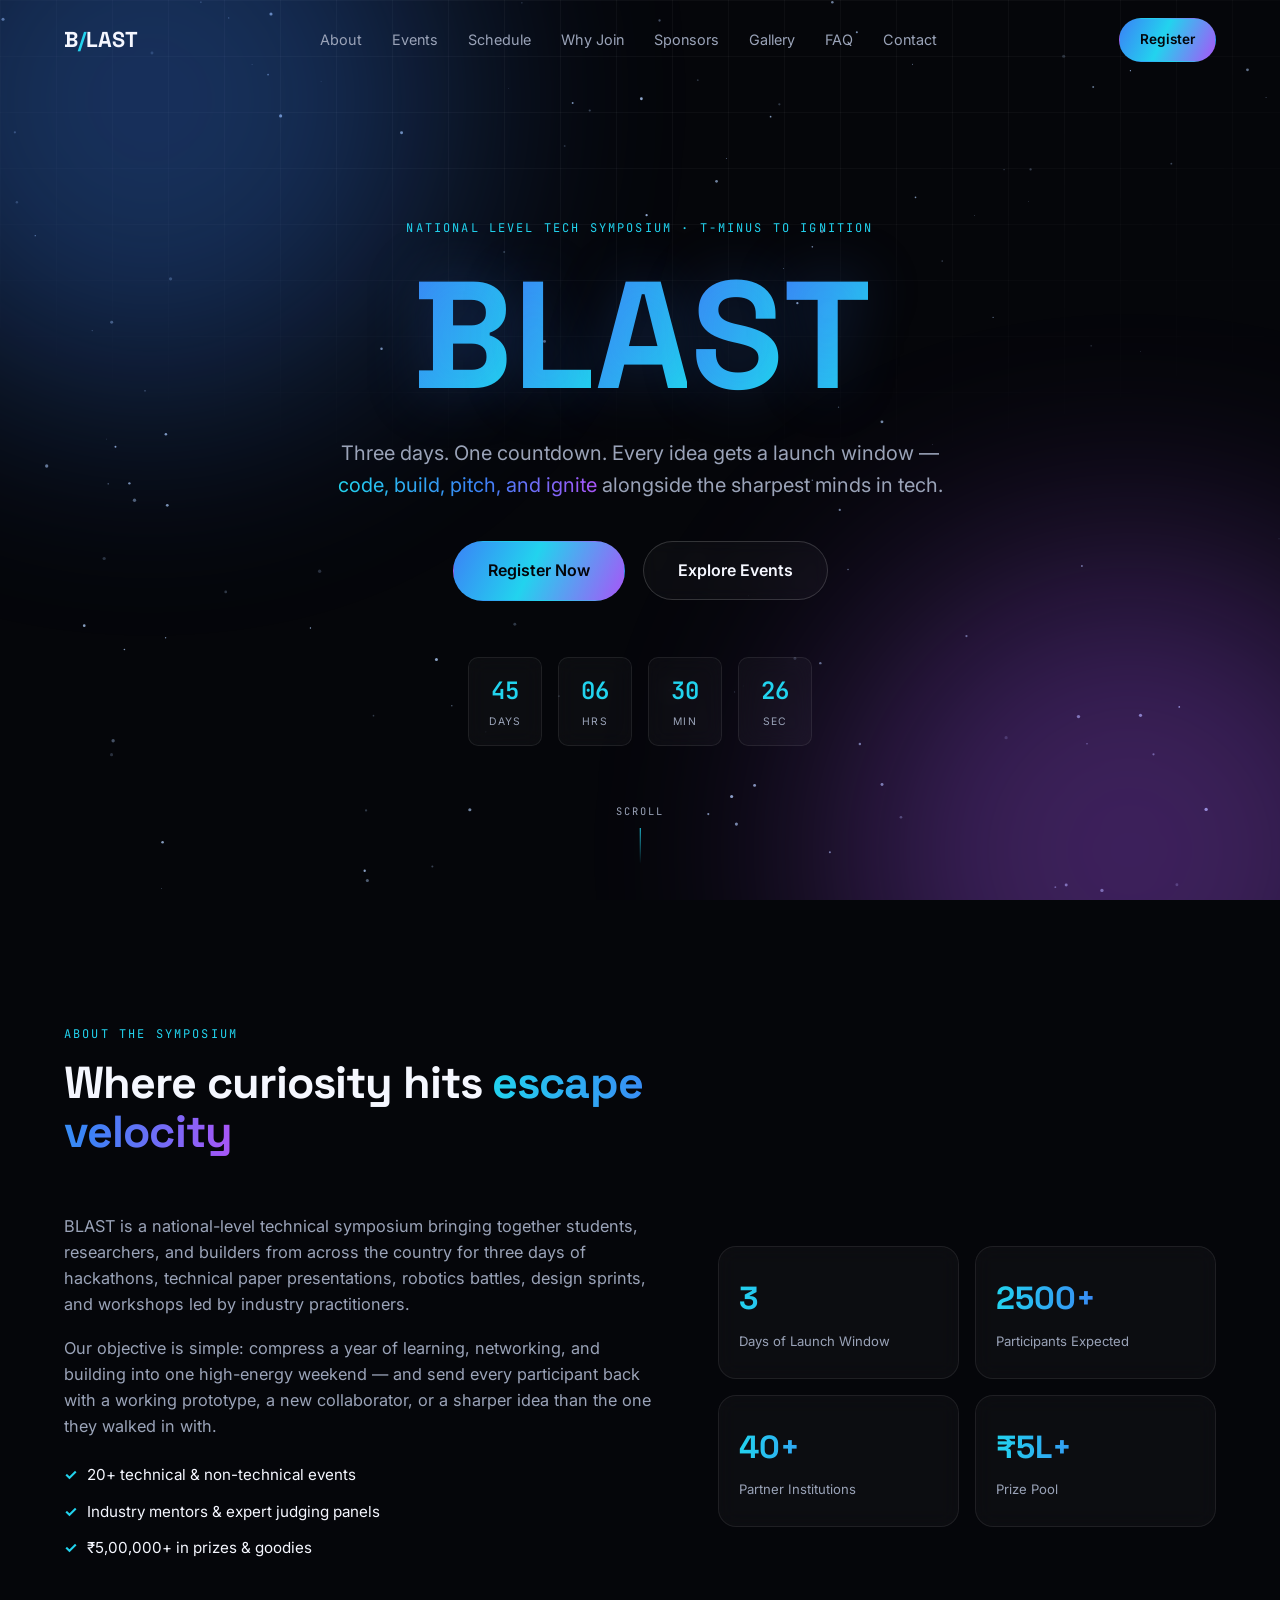
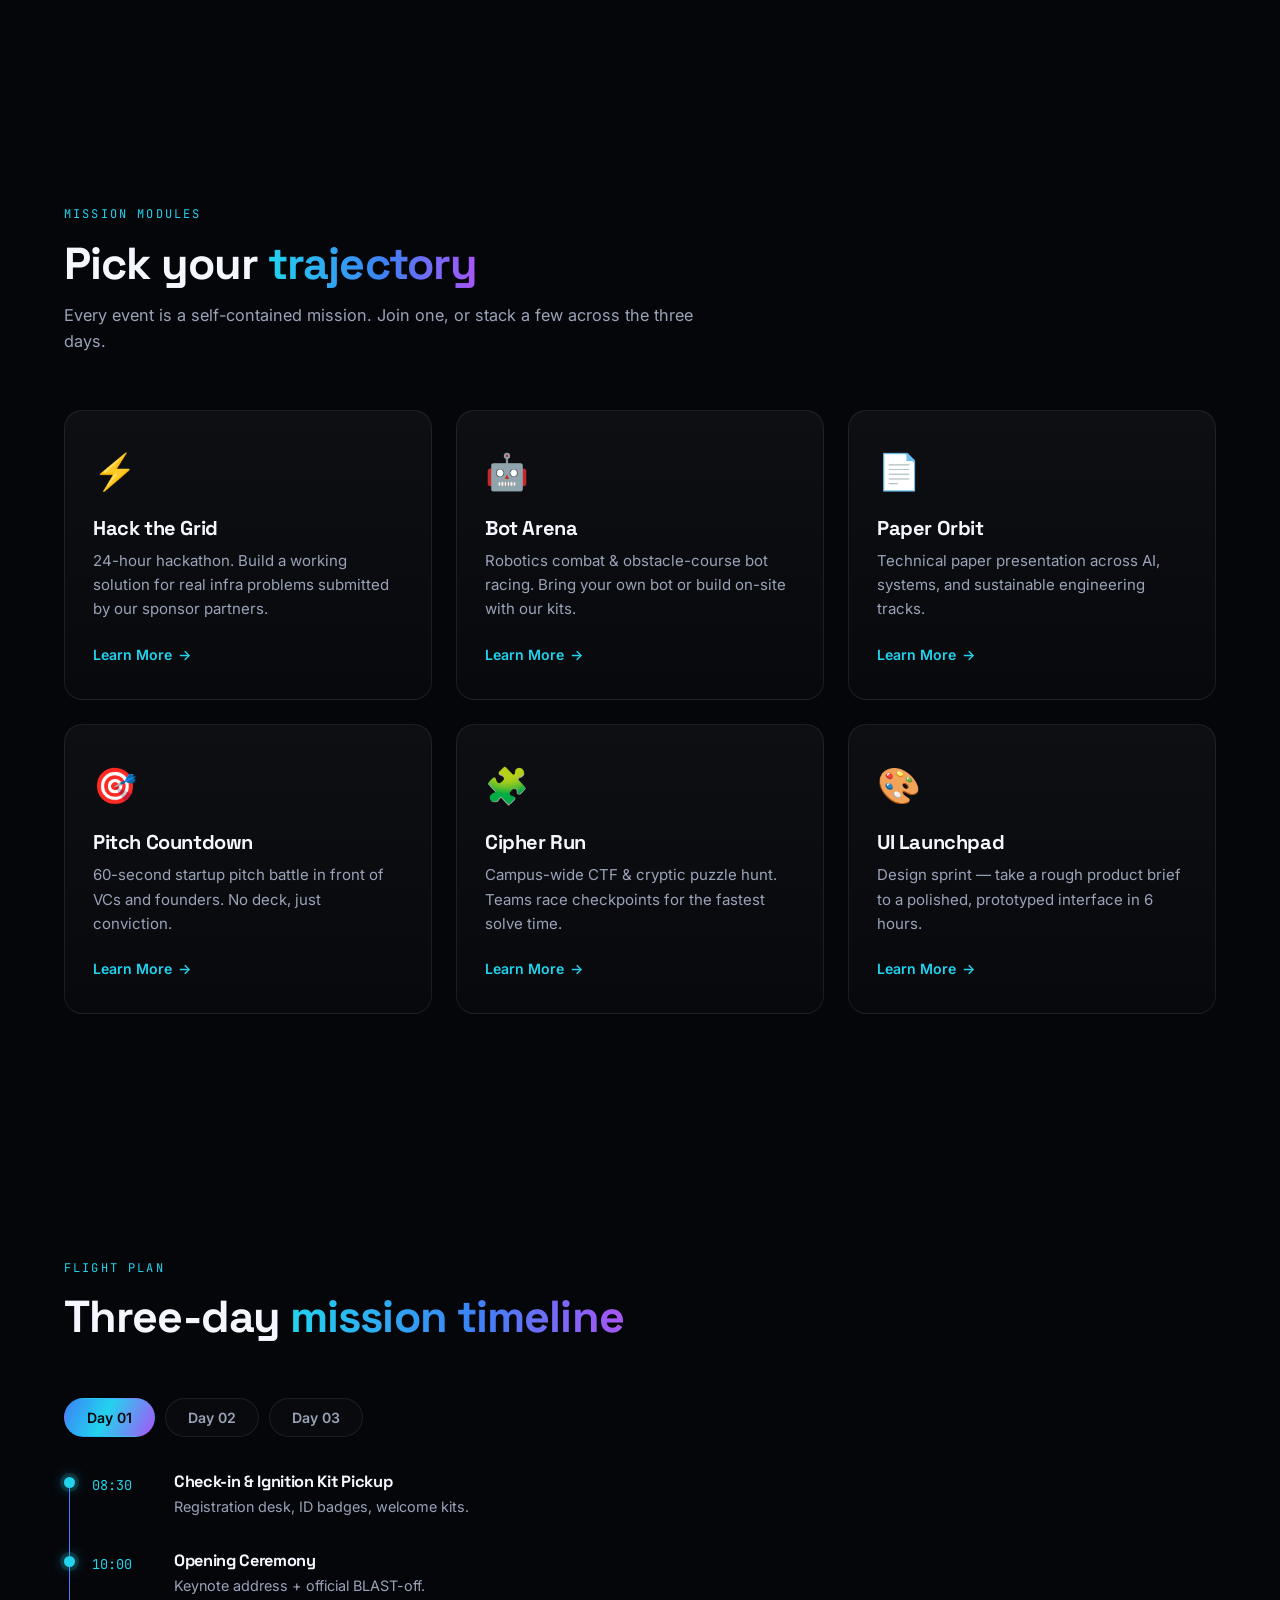
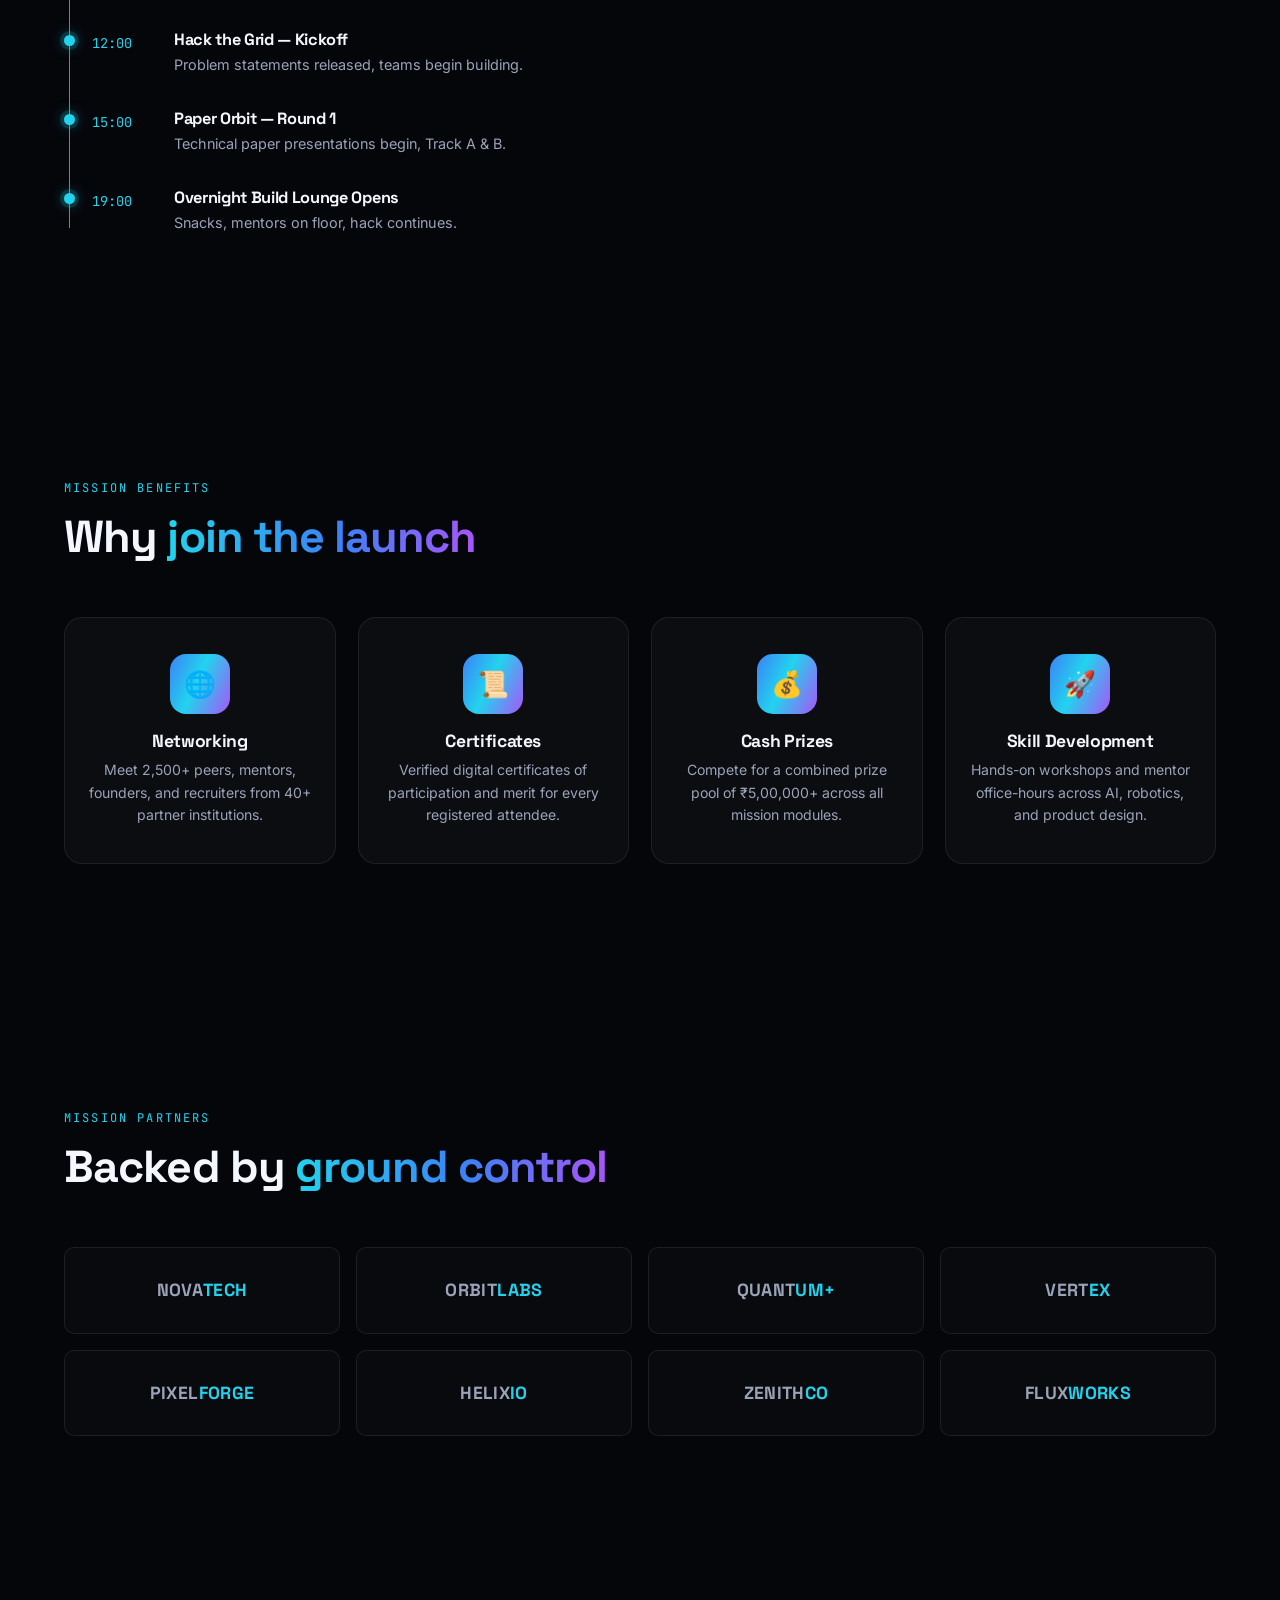
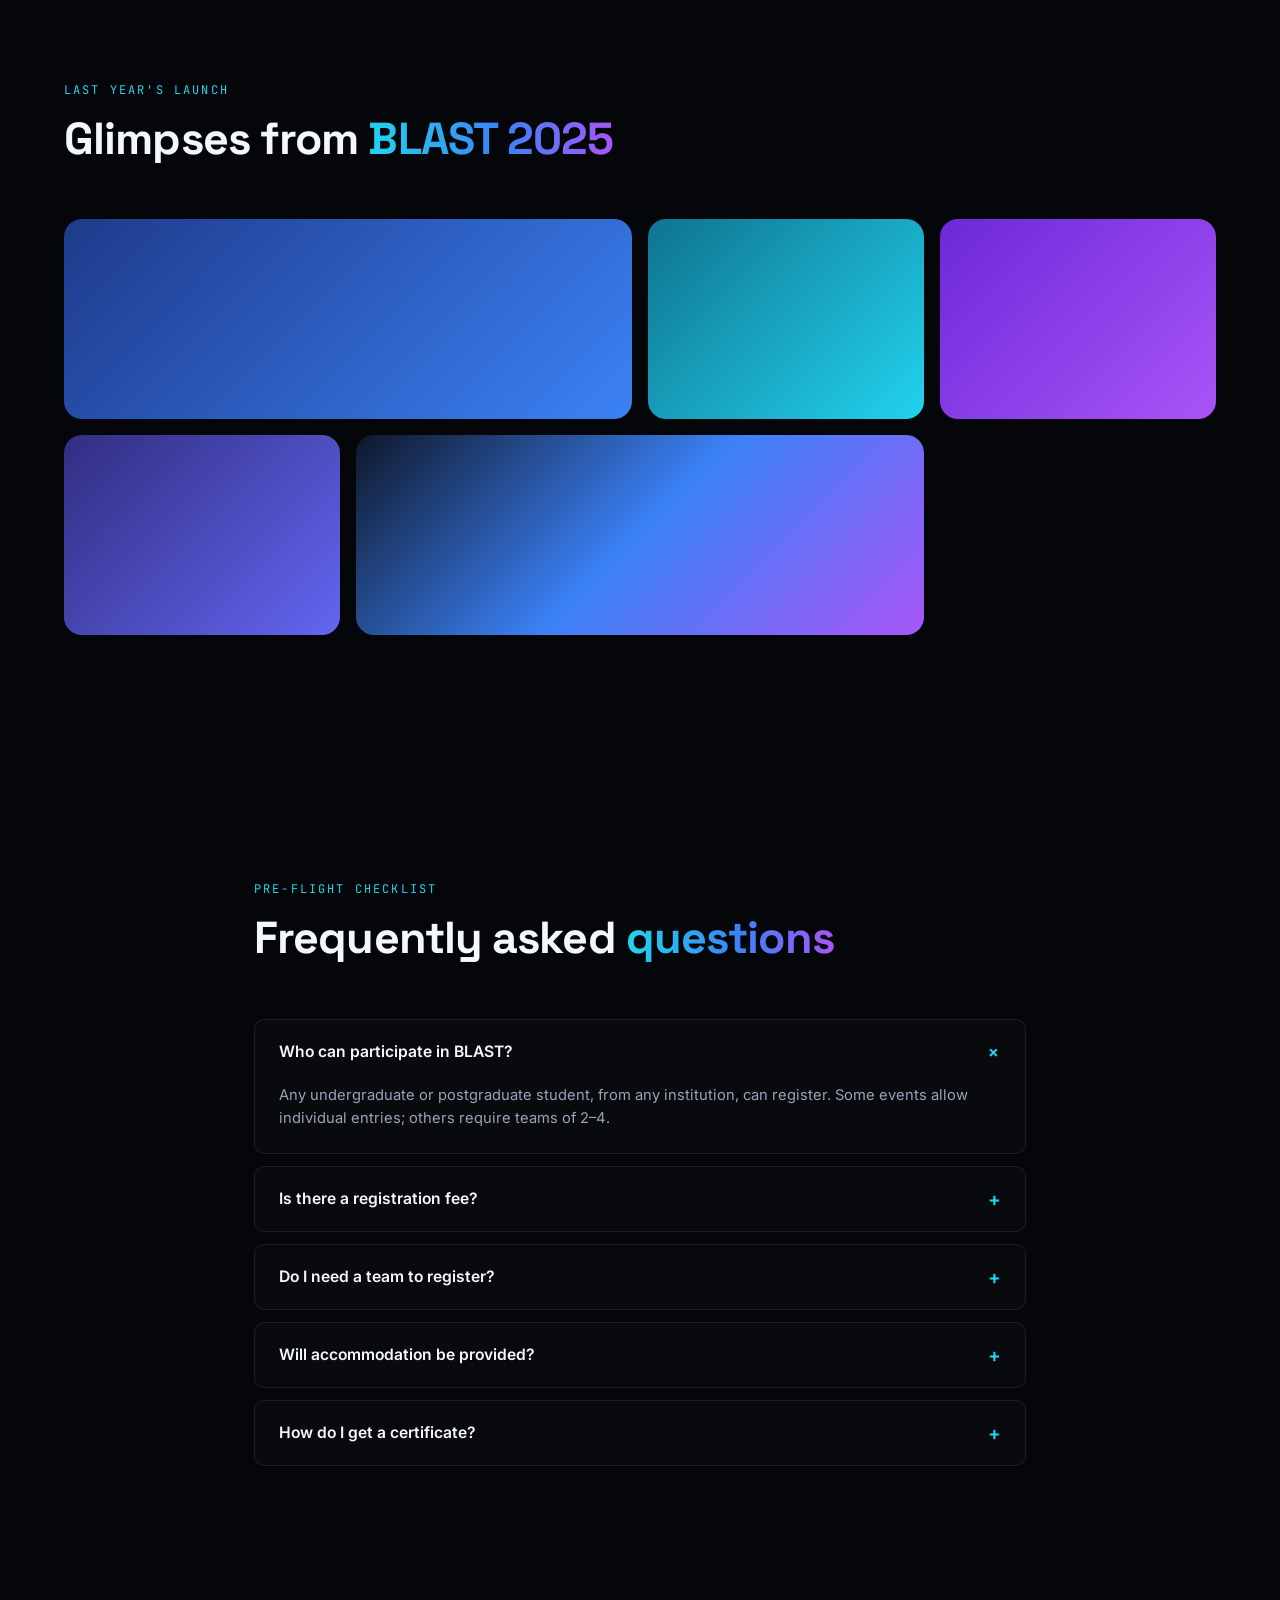
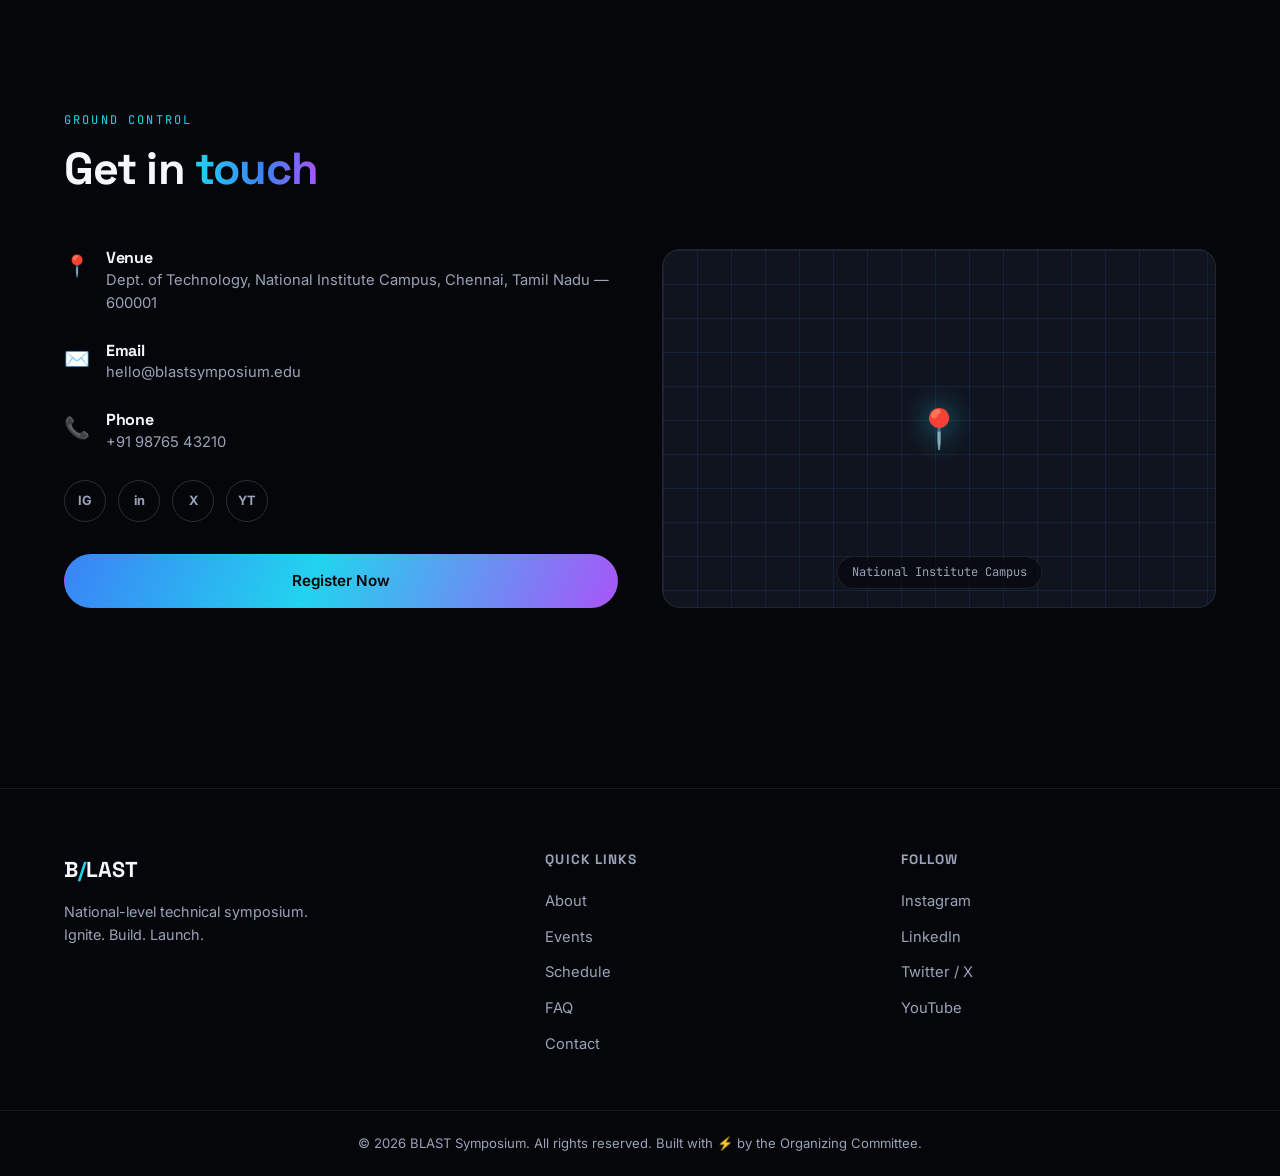
<file: index.html>
<!DOCTYPE html>
<html lang="en">
<head>
<meta charset="UTF-8" />
<meta name="viewport" content="width=device-width, initial-scale=1.0" />
<title>BLAST — National Level Technical Symposium</title>
<meta name="description" content="BLAST is a national-level technical symposium — ignite ideas, launch innovation." />

<link rel="preconnect" href="https://fonts.googleapis.com">
<link rel="preconnect" href="https://fonts.gstatic.com" crossorigin>
<link href="https://fonts.googleapis.com/css2?family=Space+Grotesk:wght@400;500;600;700&family=Inter:wght@400;500;600;700&family=JetBrains+Mono:wght@400;500&display=swap" rel="stylesheet">

<link rel="stylesheet" href="css/style.css" />
</head>
<body>

<!-- Loader -->
<div id="loader" aria-hidden="true">
  <div class="loader-inner">
    <span class="loader-mark">B<span class="dot">/</span>LAST</span>
    <div class="loader-bar"><span></span></div>
    <span class="loader-status" id="loaderStatus">INITIATING SEQUENCE</span>
  </div>
</div>

<!-- Background layers -->
<div class="bg-field" aria-hidden="true">
  <canvas id="starfield"></canvas>
  <div class="bg-grid"></div>
  <div class="bg-glow bg-glow--one"></div>
  <div class="bg-glow bg-glow--two"></div>
</div>

<!-- NAV -->
<header class="nav" id="siteNav">
  <div class="nav__inner">
    <a href="#home" class="nav__brand">B<span>/</span>LAST</a>

    <nav class="nav__links" id="navLinks">
      <a href="#about">About</a>
      <a href="#events">Events</a>
      <a href="#schedule">Schedule</a>
      <a href="#why">Why Join</a>
      <a href="#sponsors">Sponsors</a>
      <a href="#gallery">Gallery</a>
      <a href="#faq">FAQ</a>
      <a href="#contact">Contact</a>
    </nav>

    <div class="nav__actions">
      <a href="#register" class="btn btn--primary btn--sm">Register</a>
      <button class="nav__burger" id="navBurger" aria-label="Toggle menu" aria-expanded="false">
        <span></span><span></span><span></span>
      </button>
    </div>
  </div>
  <div class="nav__mobile" id="navMobile">
    <a href="#about">About</a>
    <a href="#events">Events</a>
    <a href="#schedule">Schedule</a>
    <a href="#why">Why Join</a>
    <a href="#sponsors">Sponsors</a>
    <a href="#gallery">Gallery</a>
    <a href="#faq">FAQ</a>
    <a href="#contact">Contact</a>
    <a href="#register" class="btn btn--primary btn--block">Register Now</a>
  </div>
</header>

<main id="home">

  <!-- HERO -->
  <section class="hero">
    <div class="hero__inner">
      <p class="eyebrow reveal">NATIONAL LEVEL TECH SYMPOSIUM · T-MINUS TO IGNITION</p>

      <h1 class="hero__title reveal">
        <span class="hero__title-word">B</span><span class="hero__title-word">L</span><span class="hero__title-word">A</span><span class="hero__title-word">S</span><span class="hero__title-word">T</span>
      </h1>

      <p class="hero__tagline reveal">
        Three days. One countdown. Every idea gets a launch window —
        <span class="grad-text">code, build, pitch, and ignite</span> alongside the sharpest minds in tech.
      </p>

      <div class="hero__cta reveal">
        <a href="#register" class="btn btn--primary btn--lg">
          <span>Register Now</span>
        </a>
        <a href="#events" class="btn btn--ghost btn--lg">Explore Events</a>
      </div>

      <div class="hero__countdown reveal" id="countdown" aria-label="Countdown to BLAST">
        <div class="cd-block"><span class="cd-num" id="cdDays">00</span><span class="cd-label">Days</span></div>
        <div class="cd-block"><span class="cd-num" id="cdHours">00</span><span class="cd-label">Hrs</span></div>
        <div class="cd-block"><span class="cd-num" id="cdMins">00</span><span class="cd-label">Min</span></div>
        <div class="cd-block"><span class="cd-num" id="cdSecs">00</span><span class="cd-label">Sec</span></div>
      </div>
    </div>

    <div class="hero__scroll-cue" aria-hidden="true">
      <span>SCROLL</span>
      <div class="scroll-line"></div>
    </div>
  </section>

  <!-- ABOUT -->
  <section class="section" id="about">
    <div class="container">
      <div class="section-head reveal">
        <p class="eyebrow">ABOUT THE SYMPOSIUM</p>
        <h2>Where curiosity hits <span class="grad-text">escape velocity</span></h2>
      </div>

      <div class="about-grid">
        <div class="about-copy reveal">
          <p>
            BLAST is a national-level technical symposium bringing together students, researchers, and
            builders from across the country for three days of hackathons, technical paper presentations,
            robotics battles, design sprints, and workshops led by industry practitioners.
          </p>
          <p>
            Our objective is simple: compress a year of learning, networking, and building into one
            high-energy weekend — and send every participant back with a working prototype, a new
            collaborator, or a sharper idea than the one they walked in with.
          </p>
          <ul class="about-list">
            <li><span class="tick">✓</span> 20+ technical &amp; non-technical events</li>
            <li><span class="tick">✓</span> Industry mentors &amp; expert judging panels</li>
            <li><span class="tick">✓</span> ₹5,00,000+ in prizes &amp; goodies</li>
          </ul>
        </div>

        <div class="about-stats reveal">
          <div class="stat-card">
            <span class="stat-num">3</span>
            <span class="stat-label">Days of Launch Window</span>
          </div>
          <div class="stat-card">
            <span class="stat-num">2500+</span>
            <span class="stat-label">Participants Expected</span>
          </div>
          <div class="stat-card">
            <span class="stat-num">40+</span>
            <span class="stat-label">Partner Institutions</span>
          </div>
          <div class="stat-card">
            <span class="stat-num">₹5L+</span>
            <span class="stat-label">Prize Pool</span>
          </div>
        </div>
      </div>
    </div>
  </section>

  <!-- EVENTS -->
  <section class="section" id="events">
    <div class="container">
      <div class="section-head reveal">
        <p class="eyebrow">MISSION MODULES</p>
        <h2>Pick your <span class="grad-text">trajectory</span></h2>
        <p class="section-sub">Every event is a self-contained mission. Join one, or stack a few across the three days.</p>
      </div>

      <div class="events-grid">

        <article class="event-card reveal">
          <div class="event-card__icon">⚡</div>
          <h3>Hack the Grid</h3>
          <p>24-hour hackathon. Build a working solution for real infra problems submitted by our sponsor partners.</p>
          <a href="#" class="card-link">Learn More <span>→</span></a>
        </article>

        <article class="event-card reveal">
          <div class="event-card__icon">🤖</div>
          <h3>Bot Arena</h3>
          <p>Robotics combat &amp; obstacle-course bot racing. Bring your own bot or build on-site with our kits.</p>
          <a href="#" class="card-link">Learn More <span>→</span></a>
        </article>

        <article class="event-card reveal">
          <div class="event-card__icon">📄</div>
          <h3>Paper Orbit</h3>
          <p>Technical paper presentation across AI, systems, and sustainable engineering tracks.</p>
          <a href="#" class="card-link">Learn More <span>→</span></a>
        </article>

        <article class="event-card reveal">
          <div class="event-card__icon">🎯</div>
          <h3>Pitch Countdown</h3>
          <p>60-second startup pitch battle in front of VCs and founders. No deck, just conviction.</p>
          <a href="#" class="card-link">Learn More <span>→</span></a>
        </article>

        <article class="event-card reveal">
          <div class="event-card__icon">🧩</div>
          <h3>Cipher Run</h3>
          <p>Campus-wide CTF &amp; cryptic puzzle hunt. Teams race checkpoints for the fastest solve time.</p>
          <a href="#" class="card-link">Learn More <span>→</span></a>
        </article>

        <article class="event-card reveal">
          <div class="event-card__icon">🎨</div>
          <h3>UI Launchpad</h3>
          <p>Design sprint — take a rough product brief to a polished, prototyped interface in 6 hours.</p>
          <a href="#" class="card-link">Learn More <span>→</span></a>
        </article>

      </div>
    </div>
  </section>

  <!-- SCHEDULE -->
  <section class="section" id="schedule">
    <div class="container">
      <div class="section-head reveal">
        <p class="eyebrow">FLIGHT PLAN</p>
        <h2>Three-day <span class="grad-text">mission timeline</span></h2>
      </div>

      <div class="schedule-tabs reveal" role="tablist" aria-label="Schedule days">
        <button class="tab-btn is-active" data-day="1">Day 01</button>
        <button class="tab-btn" data-day="2">Day 02</button>
        <button class="tab-btn" data-day="3">Day 03</button>
      </div>

      <div class="timeline reveal" data-day-panel="1">
        <div class="tl-item">
          <span class="tl-time">08:30</span>
          <div class="tl-body"><h4>Check-in &amp; Ignition Kit Pickup</h4><p>Registration desk, ID badges, welcome kits.</p></div>
        </div>
        <div class="tl-item">
          <span class="tl-time">10:00</span>
          <div class="tl-body"><h4>Opening Ceremony</h4><p>Keynote address + official BLAST-off.</p></div>
        </div>
        <div class="tl-item">
          <span class="tl-time">12:00</span>
          <div class="tl-body"><h4>Hack the Grid — Kickoff</h4><p>Problem statements released, teams begin building.</p></div>
        </div>
        <div class="tl-item">
          <span class="tl-time">15:00</span>
          <div class="tl-body"><h4>Paper Orbit — Round 1</h4><p>Technical paper presentations begin, Track A &amp; B.</p></div>
        </div>
        <div class="tl-item">
          <span class="tl-time">19:00</span>
          <div class="tl-body"><h4>Overnight Build Lounge Opens</h4><p>Snacks, mentors on floor, hack continues.</p></div>
        </div>
      </div>

      <div class="timeline is-hidden" data-day-panel="2">
        <div class="tl-item">
          <span class="tl-time">09:00</span>
          <div class="tl-body"><h4>Bot Arena — Qualifiers</h4><p>Robotics combat qualifying rounds.</p></div>
        </div>
        <div class="tl-item">
          <span class="tl-time">11:00</span>
          <div class="tl-body"><h4>Cipher Run</h4><p>Campus-wide CTF and puzzle hunt begins.</p></div>
        </div>
        <div class="tl-item">
          <span class="tl-time">14:00</span>
          <div class="tl-body"><h4>UI Launchpad Sprint</h4><p>6-hour design sprint, briefs released.</p></div>
        </div>
        <div class="tl-item">
          <span class="tl-time">18:00</span>
          <div class="tl-body"><h4>Hack the Grid — Submission</h4><p>Final builds submitted for judging.</p></div>
        </div>
        <div class="tl-item">
          <span class="tl-time">20:00</span>
          <div class="tl-body"><h4>BLAST Night</h4><p>Live music, food trucks, and community meetup.</p></div>
        </div>
      </div>

      <div class="timeline is-hidden" data-day-panel="3">
        <div class="tl-item">
          <span class="tl-time">09:30</span>
          <div class="tl-body"><h4>Bot Arena — Finals</h4><p>Grand robotics finale on the main stage.</p></div>
        </div>
        <div class="tl-item">
          <span class="tl-time">11:30</span>
          <div class="tl-body"><h4>Pitch Countdown Finals</h4><p>Top 10 startups pitch to the judging panel.</p></div>
        </div>
        <div class="tl-item">
          <span class="tl-time">14:00</span>
          <div class="tl-body"><h4>Hack the Grid — Demos</h4><p>Finalist teams demo live to sponsors &amp; judges.</p></div>
        </div>
        <div class="tl-item">
          <span class="tl-time">16:30</span>
          <div class="tl-body"><h4>Closing Ceremony &amp; Awards</h4><p>Prize distribution, certificates, and closing keynote.</p></div>
        </div>
      </div>
    </div>
  </section>

  <!-- WHY PARTICIPATE -->
  <section class="section" id="why">
    <div class="container">
      <div class="section-head reveal">
        <p class="eyebrow">MISSION BENEFITS</p>
        <h2>Why <span class="grad-text">join the launch</span></h2>
      </div>

      <div class="why-grid">
        <div class="why-card reveal">
          <div class="why-icon">🌐</div>
          <h3>Networking</h3>
          <p>Meet 2,500+ peers, mentors, founders, and recruiters from 40+ partner institutions.</p>
        </div>
        <div class="why-card reveal">
          <div class="why-icon">📜</div>
          <h3>Certificates</h3>
          <p>Verified digital certificates of participation and merit for every registered attendee.</p>
        </div>
        <div class="why-card reveal">
          <div class="why-icon">💰</div>
          <h3>Cash Prizes</h3>
          <p>Compete for a combined prize pool of ₹5,00,000+ across all mission modules.</p>
        </div>
        <div class="why-card reveal">
          <div class="why-icon">🚀</div>
          <h3>Skill Development</h3>
          <p>Hands-on workshops and mentor office-hours across AI, robotics, and product design.</p>
        </div>
      </div>
    </div>
  </section>

  <!-- SPONSORS -->
  <section class="section" id="sponsors">
    <div class="container">
      <div class="section-head reveal">
        <p class="eyebrow">MISSION PARTNERS</p>
        <h2>Backed by <span class="grad-text">ground control</span></h2>
      </div>

      <div class="sponsor-grid reveal">
        <div class="sponsor-logo">NOVA<span>TECH</span></div>
        <div class="sponsor-logo">ORBIT<span>LABS</span></div>
        <div class="sponsor-logo">QUANT<span>UM+</span></div>
        <div class="sponsor-logo">VERT<span>EX</span></div>
        <div class="sponsor-logo">PIXEL<span>FORGE</span></div>
        <div class="sponsor-logo">HELIX<span>IO</span></div>
        <div class="sponsor-logo">ZENITH<span>CO</span></div>
        <div class="sponsor-logo">FLUX<span>WORKS</span></div>
      </div>
    </div>
  </section>

  <!-- GALLERY -->
  <section class="section" id="gallery">
    <div class="container">
      <div class="section-head reveal">
        <p class="eyebrow">LAST YEAR'S LAUNCH</p>
        <h2>Glimpses from <span class="grad-text">BLAST 2025</span></h2>
      </div>

      <div class="gallery-grid reveal">
        <div class="gallery-card gallery-card--wide">
          <div class="gallery-img gimg-1"></div>
          <div class="gallery-overlay"><span>Opening Keynote</span></div>
        </div>
        <div class="gallery-card">
          <div class="gallery-img gimg-2"></div>
          <div class="gallery-overlay"><span>Hack the Grid</span></div>
        </div>
        <div class="gallery-card">
          <div class="gallery-img gimg-3"></div>
          <div class="gallery-overlay"><span>Bot Arena Finals</span></div>
        </div>
        <div class="gallery-card">
          <div class="gallery-img gimg-4"></div>
          <div class="gallery-overlay"><span>BLAST Night</span></div>
        </div>
        <div class="gallery-card gallery-card--wide">
          <div class="gallery-img gimg-5"></div>
          <div class="gallery-overlay"><span>Closing Ceremony</span></div>
        </div>
      </div>
    </div>
  </section>

  <!-- FAQ -->
  <section class="section" id="faq">
    <div class="container container--narrow">
      <div class="section-head reveal">
        <p class="eyebrow">PRE-FLIGHT CHECKLIST</p>
        <h2>Frequently asked <span class="grad-text">questions</span></h2>
      </div>

      <div class="accordion reveal">
        <div class="acc-item is-open">
          <button class="acc-trigger">
            <span>Who can participate in BLAST?</span>
            <span class="acc-icon">+</span>
          </button>
          <div class="acc-panel">
            <p>Any undergraduate or postgraduate student, from any institution, can register. Some events allow individual entries; others require teams of 2–4.</p>
          </div>
        </div>
        <div class="acc-item">
          <button class="acc-trigger">
            <span>Is there a registration fee?</span>
            <span class="acc-icon">+</span>
          </button>
          <div class="acc-panel">
            <p>General entry is free. Select flagship events (Hack the Grid, Bot Arena) have a nominal per-team fee that covers kits and meals.</p>
          </div>
        </div>
        <div class="acc-item">
          <button class="acc-trigger">
            <span>Do I need a team to register?</span>
            <span class="acc-icon">+</span>
          </button>
          <div class="acc-panel">
            <p>No — you can register solo and form or join a team on-site through our team-matching board.</p>
          </div>
        </div>
        <div class="acc-item">
          <button class="acc-trigger">
            <span>Will accommodation be provided?</span>
            <span class="acc-icon">+</span>
          </button>
          <div class="acc-panel">
            <p>Yes, subsidized on-campus accommodation is available for outstation participants on a first-come basis.</p>
          </div>
        </div>
        <div class="acc-item">
          <button class="acc-trigger">
            <span>How do I get a certificate?</span>
            <span class="acc-icon">+</span>
          </button>
          <div class="acc-panel">
            <p>All registered participants receive a verified digital certificate automatically within 7 days of the event closing.</p>
          </div>
        </div>
      </div>
    </div>
  </section>

  <!-- CONTACT / REGISTER -->
  <section class="section" id="contact">
    <div class="container" id="register">
      <div class="section-head reveal">
        <p class="eyebrow">GROUND CONTROL</p>
        <h2>Get in <span class="grad-text">touch</span></h2>
      </div>

      <div class="contact-grid reveal">
        <div class="contact-info">
          <div class="contact-row">
            <span class="contact-icon">📍</span>
            <div><h4>Venue</h4><p>Dept. of Technology, National Institute Campus, Chennai, Tamil Nadu — 600001</p></div>
          </div>
          <div class="contact-row">
            <span class="contact-icon">✉️</span>
            <div><h4>Email</h4><p>hello@blastsymposium.edu</p></div>
          </div>
          <div class="contact-row">
            <span class="contact-icon">📞</span>
            <div><h4>Phone</h4><p>+91 98765 43210</p></div>
          </div>

          <div class="social-row">
            <a href="#" class="social-btn" aria-label="Instagram">IG</a>
            <a href="#" class="social-btn" aria-label="LinkedIn">in</a>
            <a href="#" class="social-btn" aria-label="Twitter / X">X</a>
            <a href="#" class="social-btn" aria-label="YouTube">YT</a>
          </div>

          <a href="#" class="btn btn--primary btn--block" style="margin-top:2rem;">Register Now</a>
        </div>

        <div class="map-placeholder" role="img" aria-label="Map placeholder showing venue location">
          <div class="map-grid"></div>
          <span class="map-pin">📍</span>
          <span class="map-label">National Institute Campus</span>
        </div>
      </div>
    </div>
  </section>

</main>

<!-- FOOTER -->
<footer class="footer">
  <div class="container footer__inner">
    <div class="footer__brand">
      <span class="nav__brand">B<span>/</span>LAST</span>
      <p>National-level technical symposium. Ignite. Build. Launch.</p>
    </div>

    <div class="footer__links">
      <h5>Quick Links</h5>
      <a href="#about">About</a>
      <a href="#events">Events</a>
      <a href="#schedule">Schedule</a>
      <a href="#faq">FAQ</a>
      <a href="#contact">Contact</a>
    </div>

    <div class="footer__links">
      <h5>Follow</h5>
      <a href="#">Instagram</a>
      <a href="#">LinkedIn</a>
      <a href="#">Twitter / X</a>
      <a href="#">YouTube</a>
    </div>
  </div>
  <div class="footer__bottom">
    <p>© 2026 BLAST Symposium. All rights reserved. Built with ⚡ by the Organizing Committee.</p>
  </div>
</footer>

<button id="backToTop" aria-label="Back to top">↑</button>

<script src="js/script.js"></script>
</body>
</html>
</file>
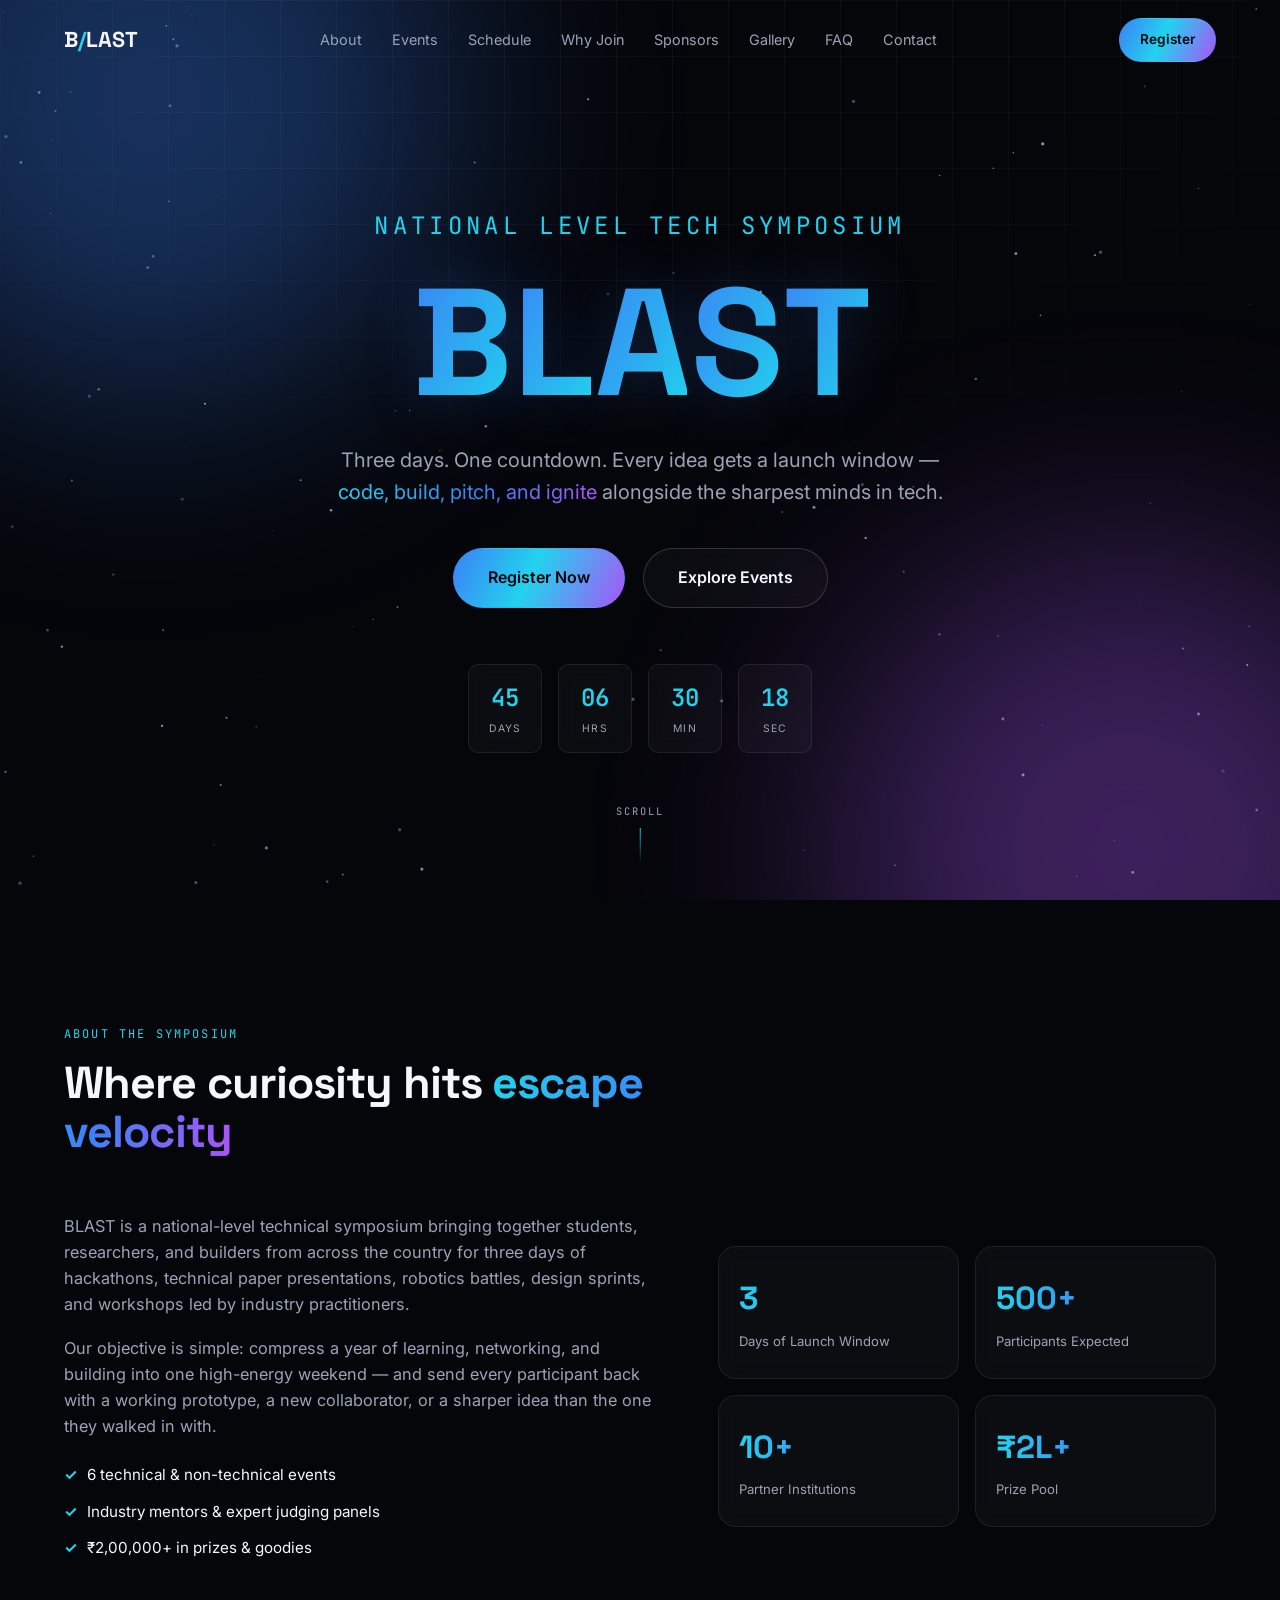
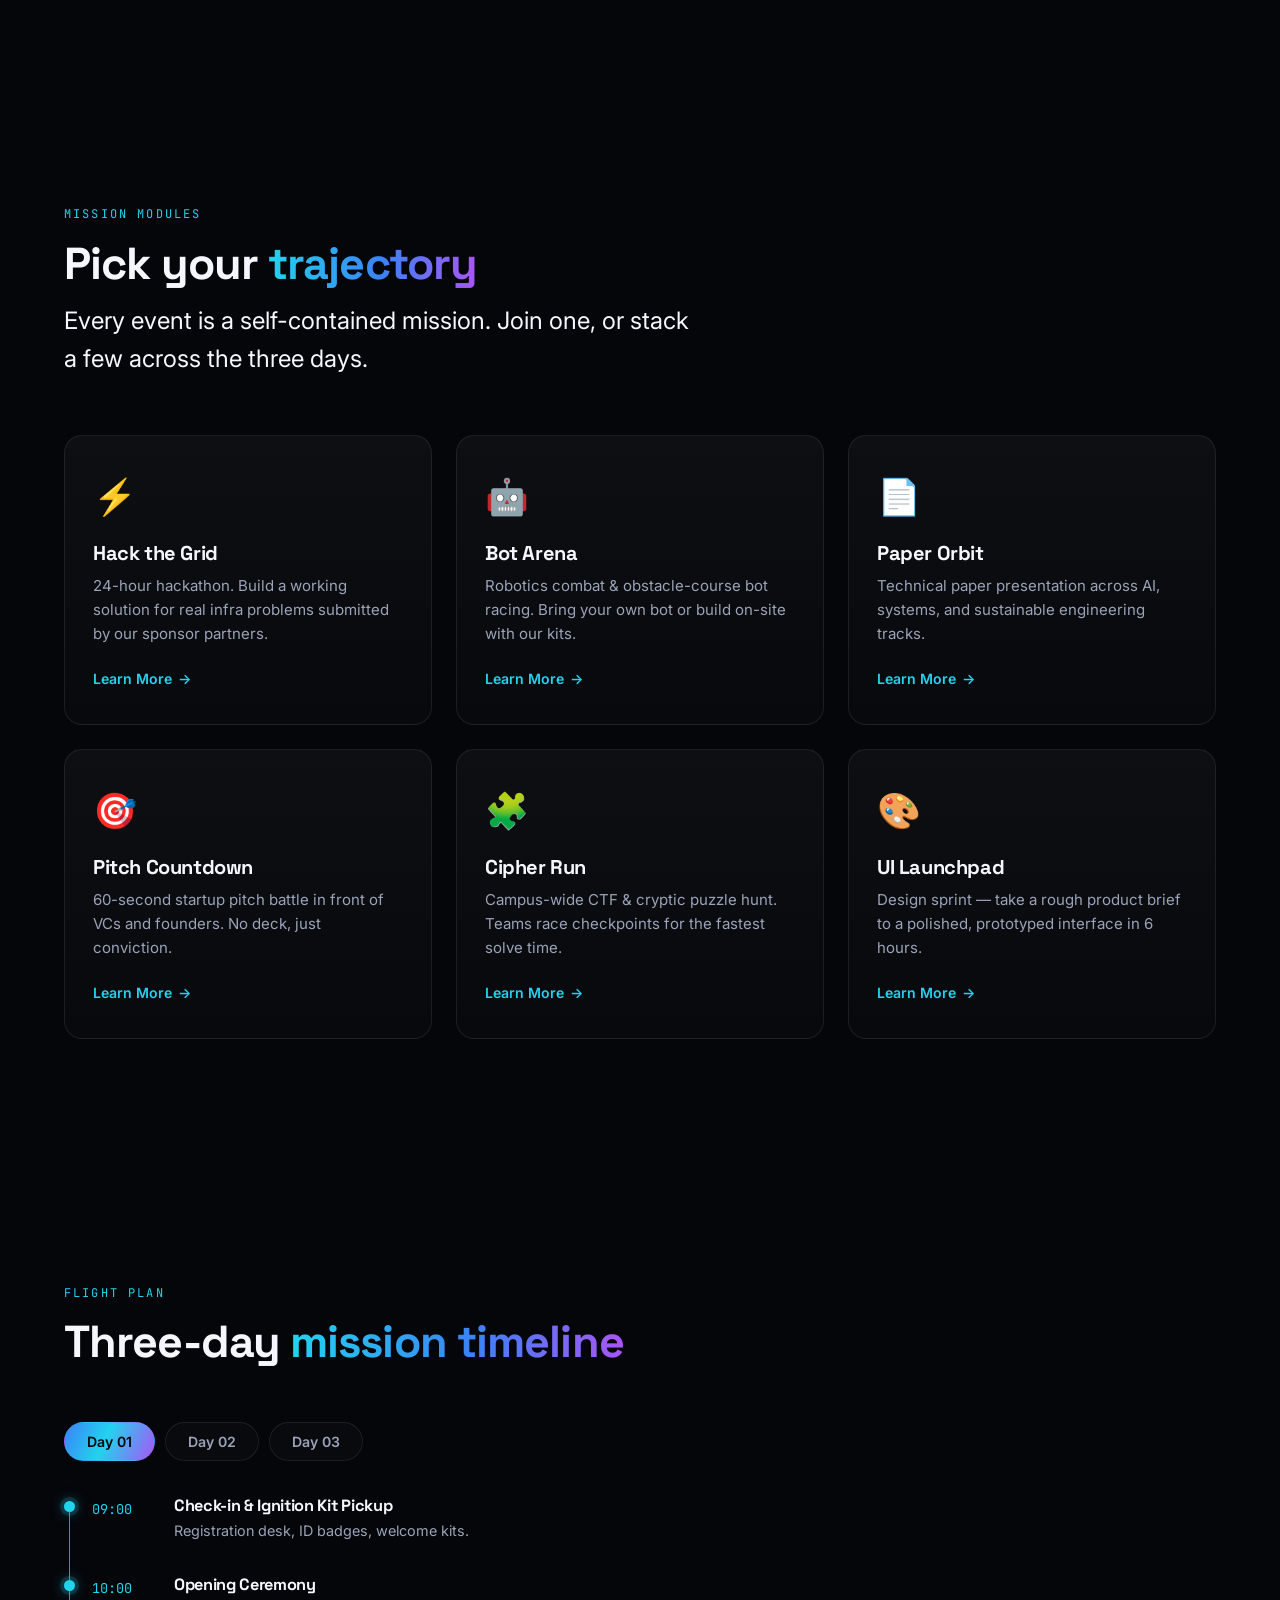
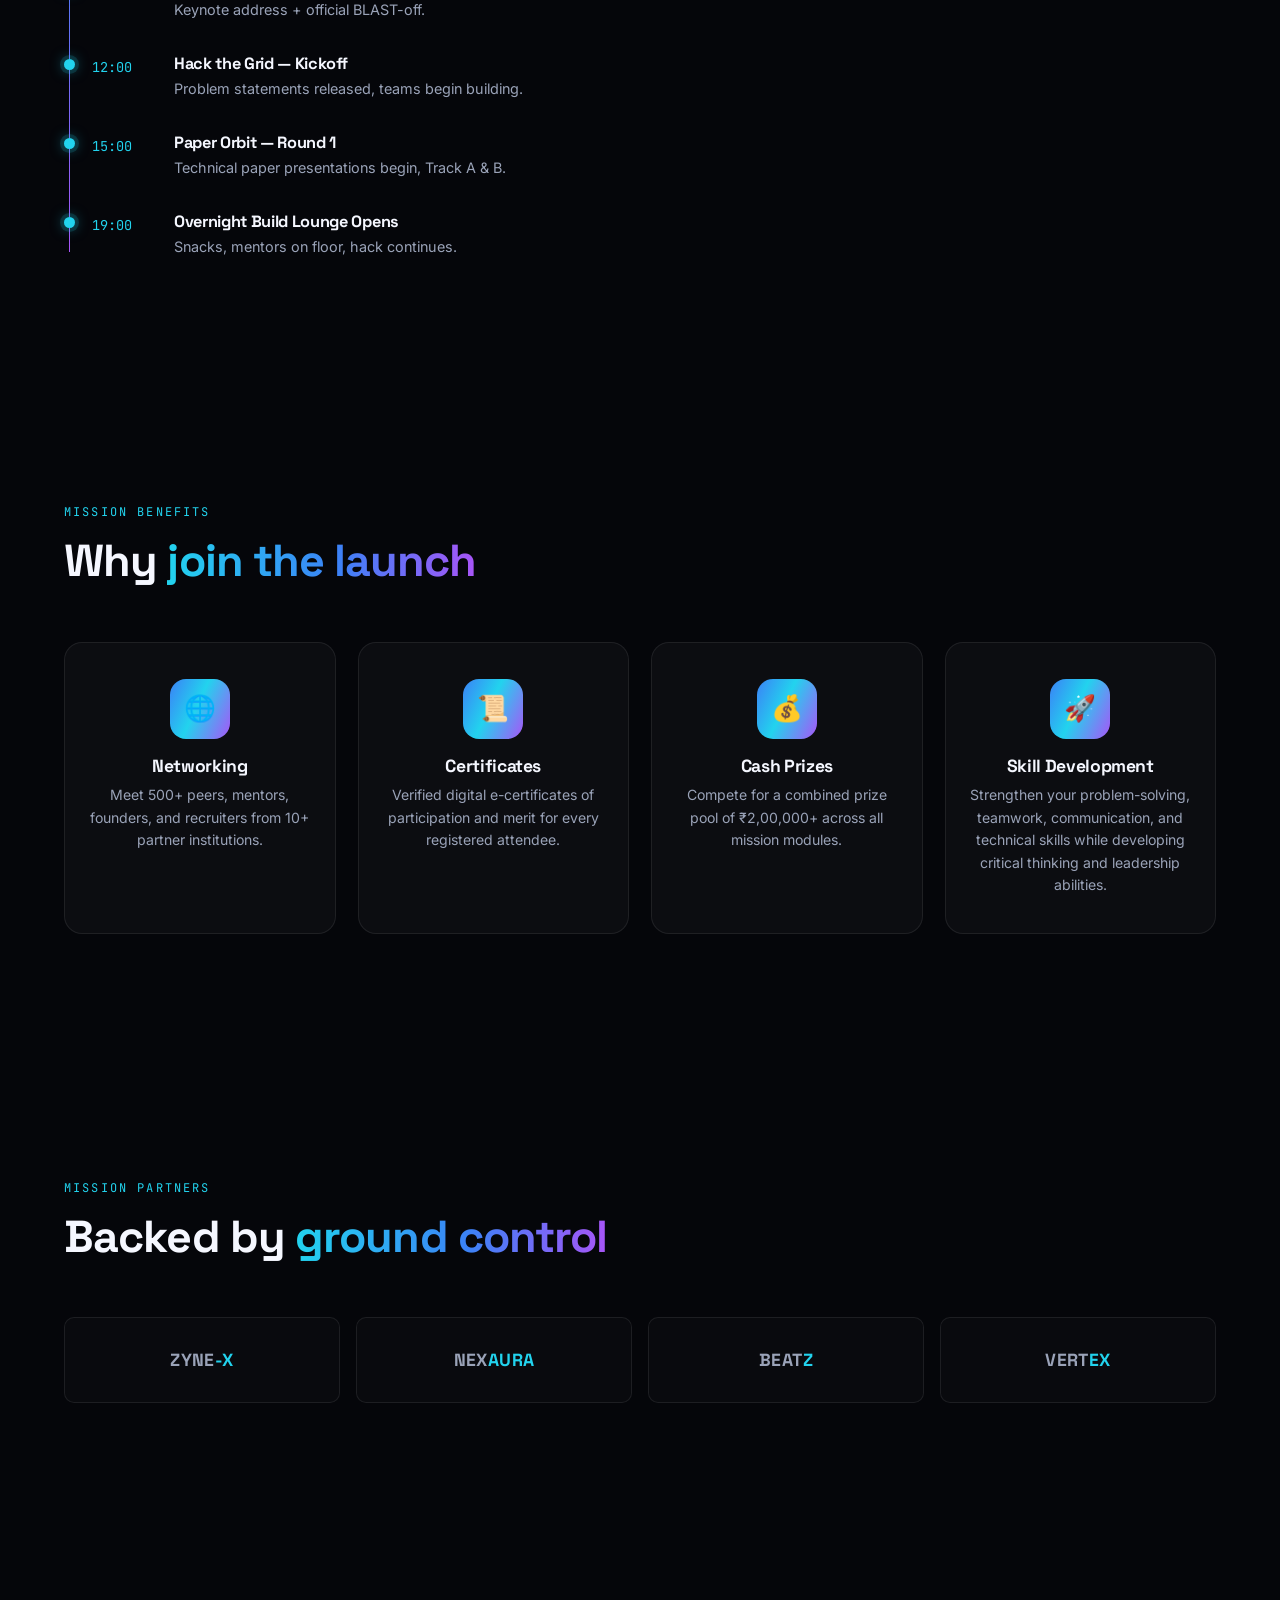
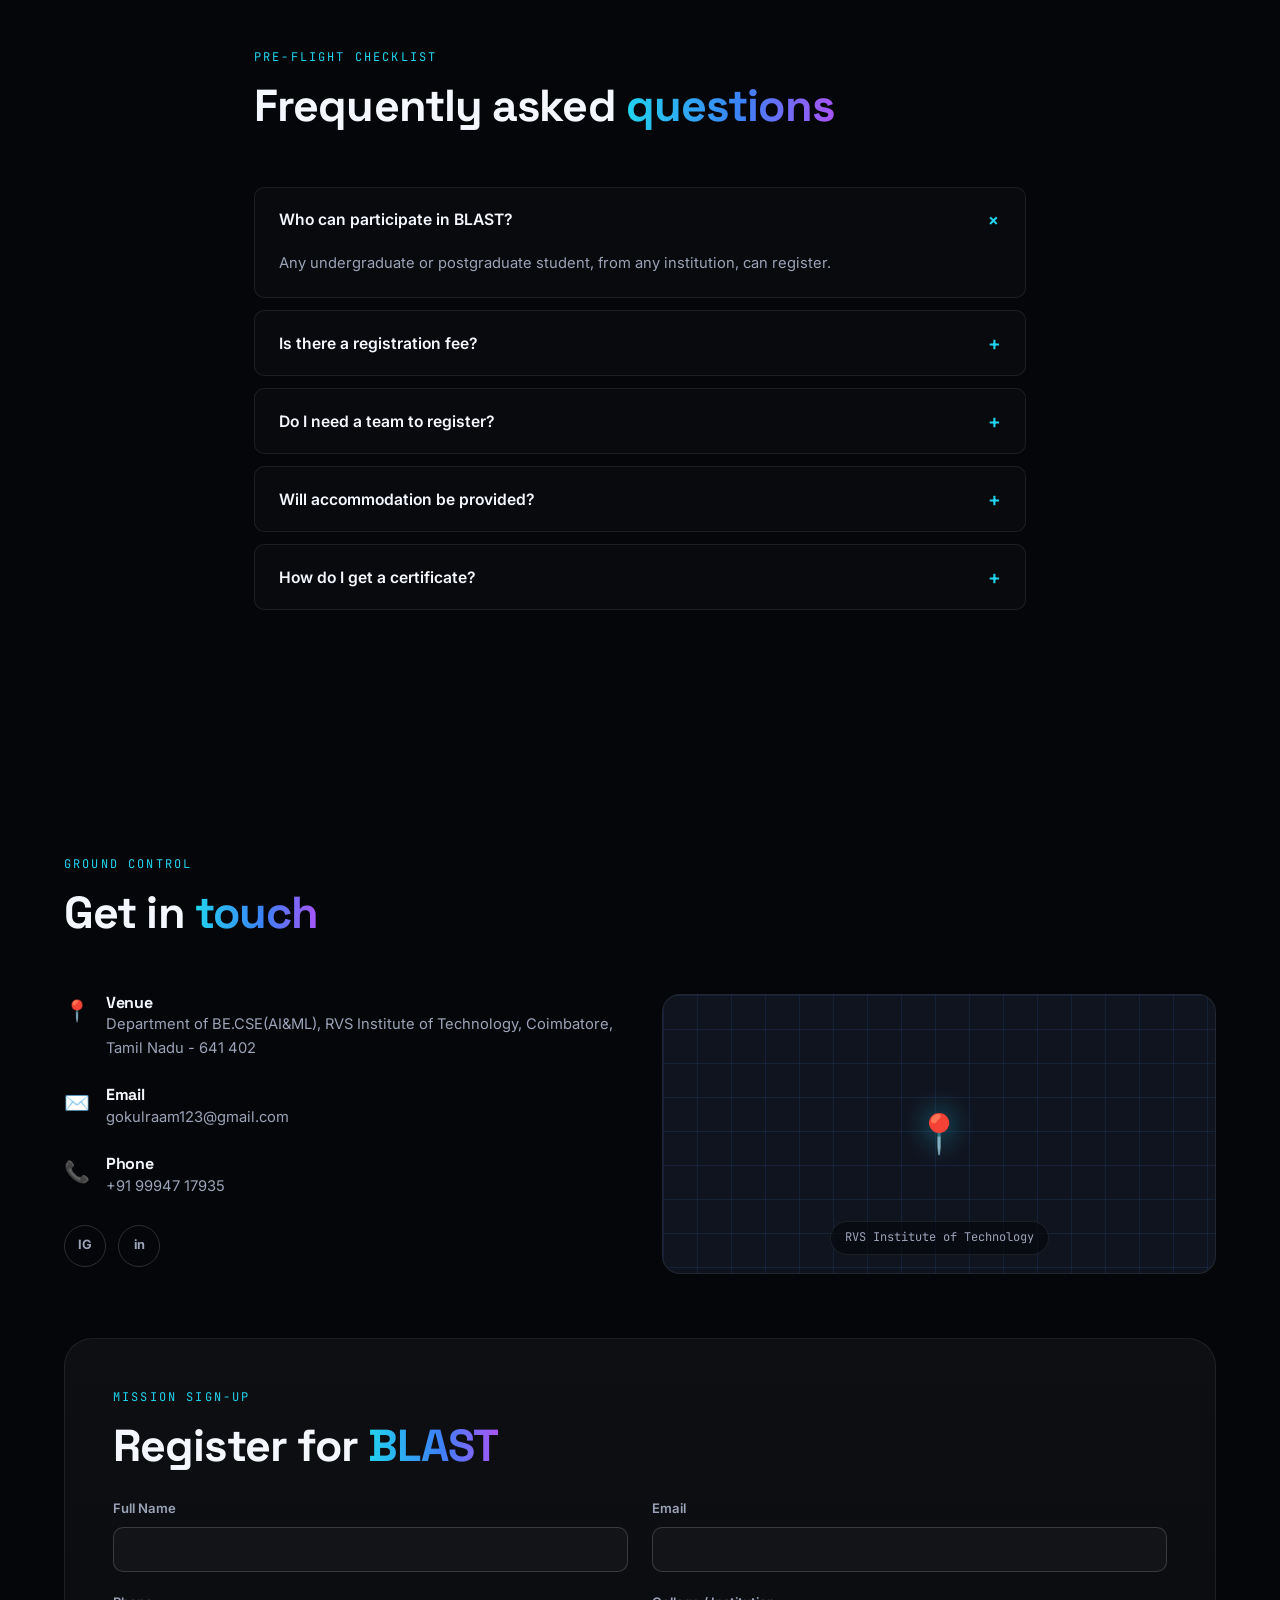
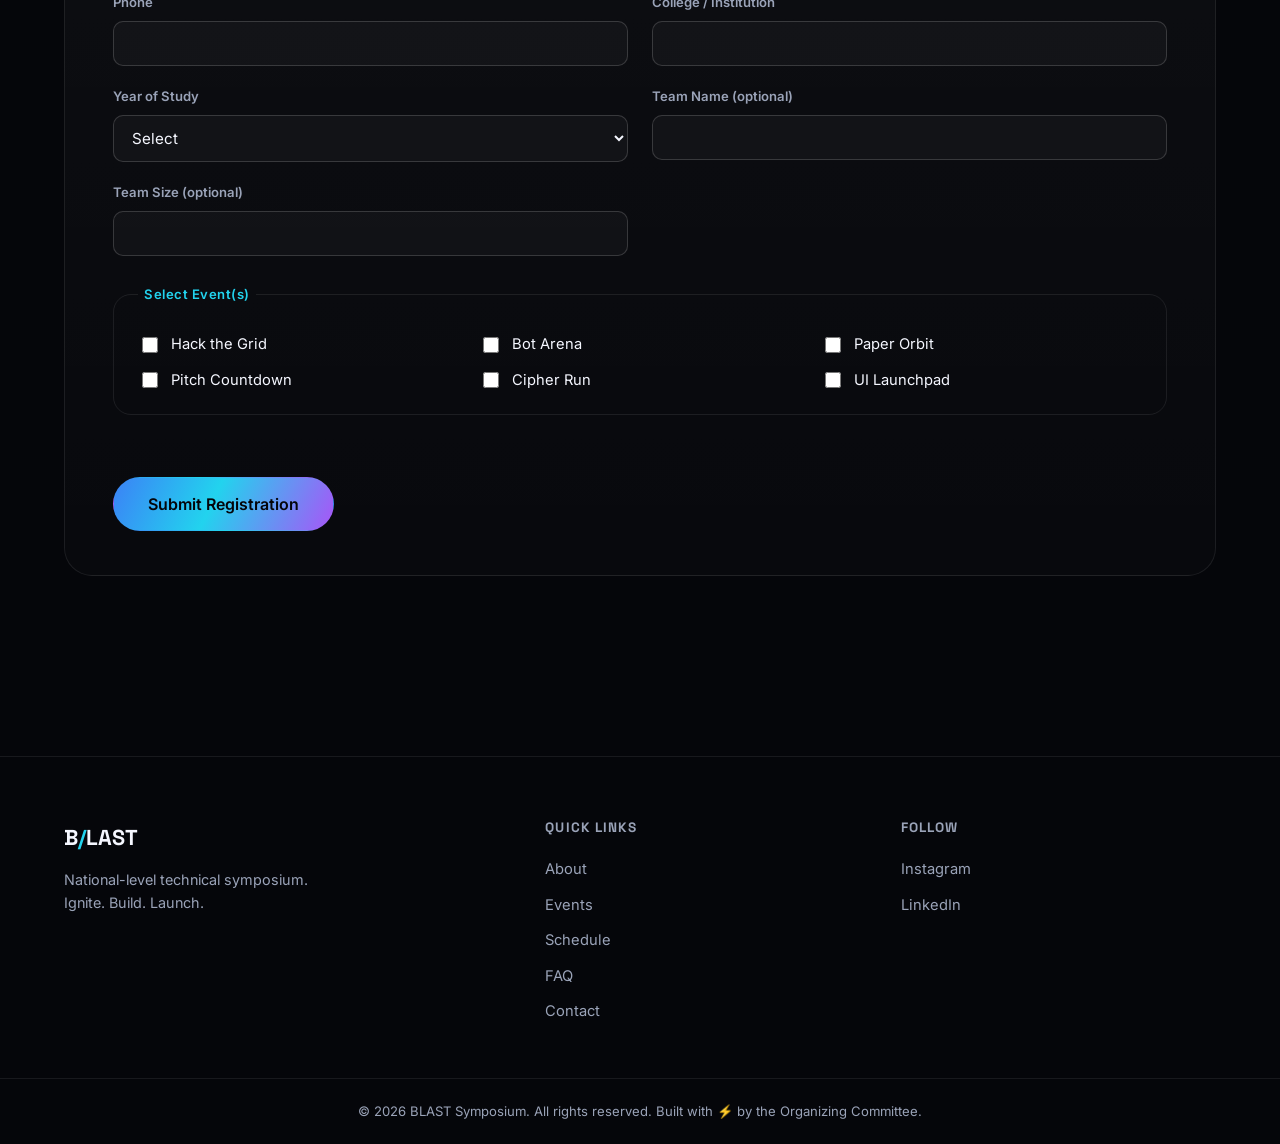
<file: docs/index.html>
<!DOCTYPE html>
<html lang="en">
<head>
<meta charset="UTF-8" />
<meta name="viewport" content="width=device-width, initial-scale=1.0" />
<title>BLAST — National Level Technical Symposium</title>
<meta name="description" content="BLAST is a national-level technical symposium — ignite ideas, launch innovation." />

<link rel="preconnect" href="https://fonts.googleapis.com">
<link rel="preconnect" href="https://fonts.gstatic.com" crossorigin>
<link href="https://fonts.googleapis.com/css2?family=Space+Grotesk:wght@400;500;600;700&family=Inter:wght@400;500;600;700&family=JetBrains+Mono:wght@400;500&display=swap" rel="stylesheet">

<link rel="stylesheet" href="css/style.css" />
</head>
<body>

<!-- Loader -->
<div id="loader" aria-hidden="true">
  <div class="loader-inner">
    <span class="loader-mark">B<span class="dot">/</span>LAST</span>
    <div class="loader-bar"><span></span></div>
    <span class="loader-status" id="loaderStatus">INITIATING SEQUENCE</span>
  </div>
</div>

<!-- Background layers -->
<div class="bg-field" aria-hidden="true">
  <canvas id="starfield"></canvas>
  <div class="bg-grid"></div>
  <div class="bg-glow bg-glow--one"></div>
  <div class="bg-glow bg-glow--two"></div>
</div>

<!-- NAV -->
<header class="nav" id="siteNav">
  <div class="nav__inner">
    <a href="#home" class="nav__brand">B<span>/</span>LAST</a>

    <nav class="nav__links" id="navLinks">
      <a href="#about">About</a>
      <a href="#events">Events</a>
      <a href="#schedule">Schedule</a>
      <a href="#why">Why Join</a>
      <a href="#sponsors">Sponsors</a>
      <a href="#gallery">Gallery</a>
      <a href="#faq">FAQ</a>
      <a href="#contact">Contact</a>
    </nav>

    <div class="nav__actions">
      <a href="#register" class="btn btn--primary btn--sm ">Register</a>
      <button class="nav__burger" id="navBurger" aria-label="Toggle menu" aria-expanded="false">
        <span></span><span></span><span></span>
      </button>
    </div>
  </div>
  <div class="nav__mobile" id="navMobile">
    <a href="#about">About</a>
    <a href="#events">Events</a>
    <a href="#schedule">Schedule</a>
    <a href="#why">Why Join</a>
    <a href="#sponsors">Sponsors</a>
    <a href="#gallery">Gallery</a>
    <a href="#faq">FAQ</a>
    <a href="#contact">Contact</a>
    <a href="#register" class="btn btn--primary btn--block">Register Now</a>
  </div>
</header>

<main id="home">

  <!-- HERO -->
  <section class="hero">
    <div class="hero__inner">
      <p class="eyebrow reveal" style="font-size: 24px;">NATIONAL LEVEL TECH SYMPOSIUM </p>

      <h1 class="hero__title reveal">
        <span class="hero__title-word">B</span><span class="hero__title-word">L</span><span class="hero__title-word">A</span><span class="hero__title-word">S</span><span class="hero__title-word">T</span>
      </h1>

      <p class="hero__tagline reveal">
        Three days. One countdown. Every idea gets a launch window —
        <span class="grad-text">code, build, pitch, and ignite</span> alongside the sharpest minds in tech.
      </p>

      <div class="hero__cta reveal">
        <a href="#register" class="btn btn--primary btn--lg">
          <span>Register Now</span>
        </a>
        <a href="#events" class="btn btn--ghost btn--lg">Explore Events</a>
      </div>

      <div class="hero__countdown reveal" id="countdown" aria-label="Countdown to BLAST">
        <div class="cd-block"><span class="cd-num" id="cdDays">00</span><span class="cd-label">Days</span></div>
        <div class="cd-block"><span class="cd-num" id="cdHours">00</span><span class="cd-label">Hrs</span></div>
        <div class="cd-block"><span class="cd-num" id="cdMins">00</span><span class="cd-label">Min</span></div>
        <div class="cd-block"><span class="cd-num" id="cdSecs">00</span><span class="cd-label">Sec</span></div>
      </div>
    </div>

    <div class="hero__scroll-cue" aria-hidden="true">
      <span>SCROLL</span>
      <div class="scroll-line"></div>
    </div>
  </section>

  <!-- ABOUT -->
  <section class="section" id="about">
    <div class="container">
      <div class="section-head reveal">
        <p class="eyebrow">ABOUT THE SYMPOSIUM</p>
        <h2>Where curiosity hits <span class="grad-text">escape velocity</span></h2>
      </div>

      <div class="about-grid">
        <div class="about-copy reveal">
          <p>
            BLAST is a national-level technical symposium bringing together students, researchers, and
            builders from across the country for three days of hackathons, technical paper presentations,
            robotics battles, design sprints, and workshops led by industry practitioners.
          </p>
          <p>
            Our objective is simple: compress a year of learning, networking, and building into one
            high-energy weekend — and send every participant back with a working prototype, a new
            collaborator, or a sharper idea than the one they walked in with.
          </p>
          <ul class="about-list">
            <li><span class="tick">✓</span> 6 technical &amp; non-technical events</li>
            <li><span class="tick">✓</span> Industry mentors &amp; expert judging panels</li>
            <li><span class="tick">✓</span> ₹2,00,000+ in prizes &amp; goodies</li>
          </ul>
        </div>

        <div class="about-stats reveal">
          <div class="stat-card">
            <span class="stat-num">3</span>
            <span class="stat-label">Days of Launch Window</span>
          </div>
          <div class="stat-card">
            <span class="stat-num">500+</span>
            <span class="stat-label">Participants Expected</span>
          </div>
          <div class="stat-card">
            <span class="stat-num">10+</span>
            <span class="stat-label">Partner Institutions</span>
          </div>
          <div class="stat-card">
            <span class="stat-num">₹2L+</span>
            <span class="stat-label">Prize Pool</span>
          </div>
        </div>
      </div>
    </div>
  </section>

  <!-- EVENTS -->
  <section class="section" id="events">
    <div class="container">
      <div class="section-head reveal">
        <p class="eyebrow">MISSION MODULES</p>
        <h2>Pick your <span class="grad-text">trajectory</span></h2>
        <p class="section-sub">
          <div style="font-size: 24px;">
            Every event is a self-contained mission. Join one, or stack a few across the three days.
          </div>
        </p>
      </div>

      <div class="events-grid">

        <article class="event-card reveal">
          <div class="event-card__icon">⚡</div>
          <h3>Hack the Grid</h3>
          <p>24-hour hackathon. Build a working solution for real infra problems submitted by our sponsor partners.</p>
          <a href="#" class="card-link">Learn More <span>→</span></a>
        </article>

        <article class="event-card reveal">
          <div class="event-card__icon">🤖</div>
          <h3>Bot Arena</h3>
          <p>Robotics combat &amp; obstacle-course bot racing. Bring your own bot or build on-site with our kits.</p>
          <a href="#" class="card-link">Learn More <span>→</span></a>
        </article>

        <article class="event-card reveal">
          <div class="event-card__icon">📄</div>
          <h3>Paper Orbit</h3>
          <p>Technical paper presentation across AI, systems, and sustainable engineering tracks.</p>
          <a href="#" class="card-link">Learn More <span>→</span></a>
        </article>

        <article class="event-card reveal">
          <div class="event-card__icon">🎯</div>
          <h3>Pitch Countdown</h3>
          <p>60-second startup pitch battle in front of VCs and founders. No deck, just conviction.</p>
          <a href="#" class="card-link">Learn More <span>→</span></a>
        </article>

        <article class="event-card reveal">
          <div class="event-card__icon">🧩</div>
          <h3>Cipher Run</h3>
          <p>Campus-wide CTF &amp; cryptic puzzle hunt. Teams race checkpoints for the fastest solve time.</p>
          <a href="#" class="card-link">Learn More <span>→</span></a>
        </article>

        <article class="event-card reveal">
          <div class="event-card__icon">🎨</div>
          <h3>UI Launchpad</h3>
          <p>Design sprint — take a rough product brief to a polished, prototyped interface in 6 hours.</p>
          <a href="#" class="card-link">Learn More <span>→</span></a>
        </article>

      </div>
    </div>
  </section>

  <!-- SCHEDULE -->
  <section class="section" id="schedule">
    <div class="container">
      <div class="section-head reveal">
        <p class="eyebrow">FLIGHT PLAN</p>
        <h2>Three-day <span class="grad-text">mission timeline</span></h2>
      </div>

      <div class="schedule-tabs reveal" role="tablist" aria-label="Schedule days">
        <button class="tab-btn is-active" data-day="1">Day 01</button>
        <button class="tab-btn" data-day="2">Day 02</button>
        <button class="tab-btn" data-day="3">Day 03</button>
      </div>

      <div class="timeline reveal" data-day-panel="1">
        <div class="tl-item">
          <span class="tl-time">09:00</span>
          <div class="tl-body"><h4>Check-in &amp; Ignition Kit Pickup</h4><p>Registration desk, ID badges, welcome kits.</p></div>
        </div>
        <div class="tl-item">
          <span class="tl-time">10:00</span>
          <div class="tl-body"><h4>Opening Ceremony</h4><p>Keynote address + official BLAST-off.</p></div>
        </div>
        <div class="tl-item">
          <span class="tl-time">12:00</span>
          <div class="tl-body"><h4>Hack the Grid — Kickoff</h4><p>Problem statements released, teams begin building.</p></div>
        </div>
        <div class="tl-item">
          <span class="tl-time">15:00</span>
          <div class="tl-body"><h4>Paper Orbit — Round 1</h4><p>Technical paper presentations begin, Track A &amp; B.</p></div>
        </div>
        <div class="tl-item">
          <span class="tl-time">19:00</span>
          <div class="tl-body"><h4>Overnight Build Lounge Opens</h4><p>Snacks, mentors on floor, hack continues.</p></div>
        </div>
      </div>

      <div class="timeline is-hidden" data-day-panel="2">
        <div class="tl-item">
          <span class="tl-time">09:00</span>
          <div class="tl-body"><h4>Bot Arena — Qualifiers</h4><p>Robotics combat qualifying rounds.</p></div>
        </div>
        <div class="tl-item">
          <span class="tl-time">11:00</span>
          <div class="tl-body"><h4>Cipher Run</h4><p>Campus-wide CTF and puzzle hunt begins.</p></div>
        </div>
        <div class="tl-item">
          <span class="tl-time">14:00</span>
          <div class="tl-body"><h4>UI Launchpad Sprint</h4><p>6-hour design sprint, briefs released.</p></div>
        </div>
        <div class="tl-item">
          <span class="tl-time">18:00</span>
          <div class="tl-body"><h4>Hack the Grid — Submission</h4><p>Final builds submitted for judging.</p></div>
        </div>
        <div class="tl-item">
          <span class="tl-time">20:00</span>
          <div class="tl-body"><h4>BLAST Night</h4><p>Live music, food trucks, and community meetup.</p></div>
        </div>
      </div>

      <div class="timeline is-hidden" data-day-panel="3">
        <div class="tl-item">
          <span class="tl-time">09:30</span>
          <div class="tl-body"><h4>Bot Arena — Finals</h4><p>Grand robotics finale on the main stage.</p></div>
        </div>
        <div class="tl-item">
          <span class="tl-time">11:30</span>
          <div class="tl-body"><h4>Pitch Countdown Finals</h4><p>Top 10 startups pitch to the judging panel.</p></div>
        </div>
        <div class="tl-item">
          <span class="tl-time">14:00</span>
          <div class="tl-body"><h4>Hack the Grid — Demos</h4><p>Finalist teams demo live to sponsors &amp; judges.</p></div>
        </div>
        <div class="tl-item">
          <span class="tl-time">16:30</span>
          <div class="tl-body"><h4>Closing Ceremony &amp; Awards</h4><p>Prize distribution, certificates, and closing keynote.</p></div>
        </div>
      </div>
    </div>
  </section>

  <!-- WHY PARTICIPATE -->
  <section class="section" id="why">
    <div class="container">
      <div class="section-head reveal">
        <p class="eyebrow">MISSION BENEFITS</p>
        <h2>Why <span class="grad-text">join the launch</span></h2>
      </div>

      <div class="why-grid">
        <div class="why-card reveal">
          <div class="why-icon">🌐</div>
          <h3>Networking</h3>
          <p>Meet 500+ peers, mentors, founders, and recruiters from 10+ partner institutions.</p>
        </div>
        <div class="why-card reveal">
          <div class="why-icon">📜</div>
          <h3>Certificates</h3>
          <p>Verified digital e-certificates of participation and merit for every registered attendee.</p>
        </div>
        <div class="why-card reveal">
          <div class="why-icon">💰</div>
          <h3>Cash Prizes</h3>
          <p>Compete for a combined prize pool of ₹2,00,000+ across all mission modules.</p>
        </div>
        <div class="why-card reveal">
          <div class="why-icon">🚀</div>
          <h3>Skill Development</h3>
          <p>Strengthen your problem-solving, teamwork, communication, and technical skills while developing critical thinking and leadership abilities.</p>
        </div>
      </div>
    </div>
  </section>

  <!-- SPONSORS -->
  <section class="section" id="sponsors">
    <div class="container">
      <div class="section-head reveal">
        <p class="eyebrow">MISSION PARTNERS</p>
        <h2>Backed by <span class="grad-text">ground control</span></h2>
      </div>

      <div class="sponsor-grid reveal">
        <div class="sponsor-logo">ZYNE<span>-X</span></div>
        <div class="sponsor-logo">NEX<span>AURA</span></div>
        <div class="sponsor-logo">BEAT<span>Z</span></div>
        <div class="sponsor-logo">VERT<span>EX</span></div>
      </div>
    </div>
  </section>

  <!-- FAQ -->
  <section class="section" id="faq">
    <div class="container container--narrow">
      <div class="section-head reveal">
        <p class="eyebrow">PRE-FLIGHT CHECKLIST</p>
        <h2>Frequently asked <span class="grad-text">questions</span></h2>
      </div>

      <div class="accordion reveal">
        <div class="acc-item is-open">
          <button class="acc-trigger">
            <span>Who can participate in BLAST?</span>
            <span class="acc-icon">+</span>
          </button>
          <div class="acc-panel">
            <p>Any undergraduate or postgraduate student, from any institution, can register.</p>
          </div>
        </div>
        <div class="acc-item">
          <button class="acc-trigger">
            <span>Is there a registration fee?</span>
            <span class="acc-icon">+</span>
          </button>
          <div class="acc-panel">
            <p>Registration fee per-team is 600 rupees that covers kits and meals.</p>
          </div>
        </div>
        <div class="acc-item">
          <button class="acc-trigger">
            <span>Do I need a team to register?</span>
            <span class="acc-icon">+</span>
          </button>
          <div class="acc-panel">
            <p>Yes - you need a team of 2-4 members to participate in the events.</p>
          </div>
        </div>
        <div class="acc-item">
          <button class="acc-trigger">
            <span>Will accommodation be provided?</span>
            <span class="acc-icon">+</span>
          </button>
          <div class="acc-panel">
            <p>Yes, subsidized on-campus accommodation is available for outstation participants on a first-come basis.</p>
          </div>
        </div>
        <div class="acc-item">
          <button class="acc-trigger">
            <span>How do I get a certificate?</span>
            <span class="acc-icon">+</span>
          </button>
          <div class="acc-panel">
            <p>All registered participants receive a verified digital e-certificate automatically within 2 days of the event closing.</p>
          </div>
        </div>
      </div>
    </div>
  </section>

  <!-- CONTACT / REGISTER -->
  <section class="section" id="contact">
    <div class="container" id="register">
      <div class="section-head reveal">
        <p class="eyebrow">GROUND CONTROL</p>
        <h2>Get in <span class="grad-text">touch</span></h2>
      </div>

      <div class="contact-grid reveal">
        <div class="contact-info">
          <div class="contact-row">
            <span class="contact-icon">📍</span>
            <div><h4>Venue</h4><p>Department of BE.CSE(AI&ML), RVS Institute of Technology, Coimbatore, Tamil Nadu - 641 402</p></div>
          </div>
          <div class="contact-row">
            <span class="contact-icon">✉️</span>
            <div><h4>Email</h4><p>gokulraam123@gmail.com</p></div>
          </div>
          <div class="contact-row">
            <span class="contact-icon">📞</span>
            <div><h4>Phone</h4><p>+91 99947 17935</p></div>
          </div>

          <div class="social-row">
            <a href="https://www.instagram.com/gokul_raam.s.j" class="social-btn" aria-label="Instagram">IG</a>
            <a href="https://www.linkedin.com/in/sjgokulraam" class="social-btn" aria-label="LinkedIn">in</a>
          </div>
        </div>

        <div class="map-placeholder" role="img" aria-label="Map placeholder showing venue location">
          <div class="map-grid"></div>
          <span class="map-pin">📍</span>
          <span class="map-label">RVS Institute of Technology</span>
        </div>
      </div>

      <!-- REGISTRATION FORM -->
      <div class="register-panel reveal" id="registerForm">
        <div class="section-head" style="margin-bottom:28px;">
          <p class="eyebrow">MISSION SIGN-UP</p>
          <h2>Register for <span class="grad-text">BLAST</span></h2>
        </div>

        <form id="regForm" novalidate>
          <div class="form-grid">
            <div class="field">
              <label for="fullName">Full Name</label>
              <input type="text" id="fullName" name="fullName" required />
            </div>
            <div class="field">
              <label for="email">Email</label>
              <input type="email" id="email" name="email" required />
            </div>
            <div class="field">
              <label for="phone">Phone</label>
              <input type="tel" id="phone" name="phone" required />
            </div>
            <div class="field">
              <label for="college">College / Institution</label>
              <input type="text" id="college" name="college" required />
            </div>
            <div class="field">
              <label for="year">Year of Study</label>
              <select id="year" name="year">
                <option value="">Select</option>
                <option>1st Year</option>
                <option>2nd Year</option>
                <option>3rd Year</option>
                <option>4th Year</option>
                <option>PG</option>
              </select>
            </div>
            <div class="field">
              <label for="teamName">Team Name (optional)</label>
              <input type="text" id="teamName" name="teamName" />
            </div>
            <div class="field">
              <label for="teamSize">Team Size (optional)</label>
              <input type="number" id="teamSize" name="teamSize" min="1" max="4" />
            </div>
          </div>

          <fieldset class="events-field">
            <legend>Select Event(s)</legend>
            <div class="checkbox-grid">
              <label class="checkbox"><input type="checkbox" name="events" value="hack-the-grid" /> Hack the Grid</label>
              <label class="checkbox"><input type="checkbox" name="events" value="bot-arena" /> Bot Arena</label>
              <label class="checkbox"><input type="checkbox" name="events" value="paper-orbit" /> Paper Orbit</label>
              <label class="checkbox"><input type="checkbox" name="events" value="pitch-countdown" /> Pitch Countdown</label>
              <label class="checkbox"><input type="checkbox" name="events" value="cipher-run" /> Cipher Run</label>
              <label class="checkbox"><input type="checkbox" name="events" value="ui-launchpad" /> UI Launchpad</label>
            </div>
          </fieldset>

          <p class="form-msg" id="formMsg" role="status" aria-live="polite"></p>

          <button type="submit" class="btn btn--primary btn--lg" id="submitBtn">Submit Registration</button>
        </form>
      </div>
    </div>
  </section>

</main>

<!-- FOOTER -->
<footer class="footer">
  <div class="container footer__inner">
    <div class="footer__brand">
      <span class="nav__brand">B<span>/</span>LAST</span>
      <p>National-level technical symposium. Ignite. Build. Launch.</p>
    </div>

    <div class="footer__links">
      <h5>Quick Links</h5>
      <a href="#about">About</a>
      <a href="#events">Events</a>
      <a href="#schedule">Schedule</a>
      <a href="#faq">FAQ</a>
      <a href="#contact">Contact</a>
    </div>

    <div class="footer__links">
      <h5>Follow</h5>
      <a href="https://www.instagram.com/gokul_raam.s.j">Instagram</a>
      <a href="https://www.linkedin.com/in/sjgokulraam">LinkedIn</a>
    </div>
  </div>
  <div class="footer__bottom">
    <p>© 2026 BLAST Symposium. All rights reserved. Built with ⚡ by the Organizing Committee.</p>
  </div>
</footer>

<button id="backToTop" aria-label="Back to top">↑</button>

<script src="js/script.js"></script>
</body>
</html>
</file>
<file: css/style.css>
/* ============================================
   BLAST — Symposium Landing Page
   Tokens: bg #05060a | surface #0b0e17 | blue #3b82f6
   cyan #22d3ee | purple #a855f7 | white #f5f7ff
   Display: Space Grotesk | Body: Inter | Mono: JetBrains Mono
   ============================================ */

:root{
  --bg: #05060a;
  --surface: #0b0e17;
  --surface-2: #10141f;
  --border: rgba(255,255,255,0.08);
  --border-strong: rgba(255,255,255,0.16);
  --white: #f5f7ff;
  --muted: #9aa3b8;
  --blue: #3b82f6;
  --cyan: #22d3ee;
  --purple: #a855f7;

  --grad-main: linear-gradient(115deg, var(--blue) 0%, var(--cyan) 45%, var(--purple) 100%);
  --grad-text: linear-gradient(90deg, var(--cyan), var(--blue) 55%, var(--purple));

  --font-display: 'Space Grotesk', sans-serif;
  --font-body: 'Inter', sans-serif;
  --font-mono: 'JetBrains Mono', monospace;

  --radius-sm: 10px;
  --radius-md: 18px;
  --radius-lg: 28px;

  --shadow-glow: 0 0 40px rgba(59,130,246,0.25), 0 0 80px rgba(168,85,247,0.12);
  --ease: cubic-bezier(.22,.68,0,1);
}

*, *::before, *::after{ box-sizing: border-box; }
html{ scroll-behavior: smooth; }
body{
  margin:0;
  background: var(--bg);
  color: var(--white);
  font-family: var(--font-body);
  line-height: 1.6;
  overflow-x: hidden;
  -webkit-font-smoothing: antialiased;
}
h1,h2,h3,h4,h5{ font-family: var(--font-display); margin:0; line-height: 1.1; letter-spacing: -0.02em; }
p{ margin:0; }
a{ color: inherit; text-decoration: none; }
ul{ list-style: none; margin:0; padding:0; }
img{ max-width: 100%; display:block; }
button{ font-family: inherit; cursor:pointer; }

::selection{ background: var(--purple); color: white; }

@media (prefers-reduced-motion: reduce){
  *{ animation-duration: 0.001ms !important; animation-iteration-count: 1 !important; transition-duration: 0.001ms !important; scroll-behavior: auto !important; }
}

/* ============ UTIL ============ */
.container{ width: 100%; max-width: 1200px; margin: 0 auto; padding: 0 24px; }
.container--narrow{ max-width: 820px; }
.grad-text{
  background: var(--grad-text);
  -webkit-background-clip: text;
  background-clip: text;
  color: transparent;
}
.eyebrow{
  font-family: var(--font-mono);
  font-size: 0.75rem;
  letter-spacing: 0.18em;
  color: var(--cyan);
  text-transform: uppercase;
  margin-bottom: 14px;
  display:inline-block;
}
.section{ position: relative; padding: 120px 0; }
.section-head{ max-width: 640px; margin-bottom: 56px; }
.section-head h2{ font-size: clamp(1.9rem, 4vw, 2.8rem); }
.section-sub{ margin-top: 14px; color: var(--muted); font-size: 1.02rem; }

/* Scroll reveal */
.reveal{ opacity:0; transform: translateY(28px); transition: opacity .8s var(--ease), transform .8s var(--ease); }
.reveal.is-visible{ opacity:1; transform: translateY(0); }

/* Buttons */
.btn{
  display:inline-flex; align-items:center; justify-content:center; gap:8px;
  padding: 14px 28px; border-radius: 999px; font-weight:600; font-size: 0.95rem;
  border: 1px solid transparent; transition: transform .3s var(--ease), box-shadow .3s var(--ease), background .3s var(--ease);
  white-space: nowrap;
}
.btn--primary{
  background: var(--grad-main);
  color: #04050a;
  box-shadow: 0 0 0 0 rgba(59,130,246,0);
}
.btn--primary:hover{ transform: translateY(-2px); box-shadow: 0 10px 30px -8px rgba(59,130,246,0.55); }
.btn--ghost{
  background: rgba(255,255,255,0.03);
  border-color: var(--border-strong);
  color: var(--white);
  backdrop-filter: blur(8px);
}
.btn--ghost:hover{ background: rgba(255,255,255,0.08); transform: translateY(-2px); }
.btn--lg{ padding: 16px 34px; font-size: 1rem; }
.btn--sm{ padding: 10px 20px; font-size: 0.85rem; }
.btn--block{ width:100%; }

/* ============ BACKGROUND ============ */
.bg-field{ position: fixed; inset:0; z-index:-2; overflow:hidden; }
#starfield{ position:absolute; inset:0; width:100%; height:100%; }
.bg-grid{
  position:absolute; inset:0;
  background-image:
    linear-gradient(rgba(255,255,255,0.035) 1px, transparent 1px),
    linear-gradient(90deg, rgba(255,255,255,0.035) 1px, transparent 1px);
  background-size: 56px 56px;
  mask-image: radial-gradient(ellipse 80% 60% at 50% 0%, black 40%, transparent 90%);
}
.bg-glow{ position:absolute; border-radius:50%; filter: blur(120px); opacity:0.35; }
.bg-glow--one{ width:600px; height:600px; background: var(--blue); top:-200px; left:-150px; }
.bg-glow--two{ width:600px; height:600px; background: var(--purple); bottom:-250px; right:-150px; }

/* ============ LOADER ============ */
#loader{
  position:fixed; inset:0; z-index:9999; background: var(--bg);
  display:flex; align-items:center; justify-content:center;
  transition: opacity .6s var(--ease), visibility .6s var(--ease);
}
#loader.is-hidden{ opacity:0; visibility:hidden; pointer-events:none; }
.loader-inner{ text-align:center; }
.loader-mark{ font-family: var(--font-display); font-size: 2.4rem; font-weight:700; letter-spacing: -0.02em; }
.loader-mark .dot{ color: var(--cyan); }
.loader-bar{ width:220px; height:3px; background: rgba(255,255,255,0.08); border-radius:3px; margin:20px auto 14px; overflow:hidden; }
.loader-bar span{ display:block; height:100%; width:0%; background: var(--grad-main); animation: loadbar 1.4s var(--ease) forwards; }
@keyframes loadbar{ to{ width:100%; } }
.loader-status{ font-family: var(--font-mono); font-size: 0.7rem; letter-spacing:0.15em; color: var(--muted); }

/* ============ NAV ============ */
.nav{
  position: fixed; top:0; left:0; right:0; z-index:1000;
  padding: 18px 0;
  transition: background .4s var(--ease), padding .4s var(--ease), border-color .4s var(--ease);
  border-bottom: 1px solid transparent;
}
.nav.is-scrolled{
  background: rgba(5,6,10,0.7);
  backdrop-filter: blur(16px);
  border-bottom: 1px solid var(--border);
  padding: 12px 0;
}
.nav__inner{
  max-width:1200px; margin:0 auto; padding: 0 24px;
  display:flex; align-items:center; justify-content:space-between;
}
.nav__brand{ font-family: var(--font-display); font-weight:700; font-size:1.35rem; }
.nav__brand span{ color: var(--cyan); }
.nav__links{ display:flex; gap: 30px; }
.nav__links a{ font-size:0.9rem; color: var(--muted); transition: color .25s var(--ease); position:relative; }
.nav__links a:hover{ color: var(--white); }
.nav__links a::after{
  content:''; position:absolute; left:0; bottom:-6px; width:0; height:1px;
  background: var(--grad-main); transition: width .3s var(--ease);
}
.nav__links a:hover::after{ width:100%; }
.nav__actions{ display:flex; align-items:center; gap:16px; }
.nav__burger{ display:none; flex-direction:column; gap:5px; background:none; border:none; padding:6px; }
.nav__burger span{ width:22px; height:2px; background: var(--white); border-radius:2px; transition: transform .3s var(--ease), opacity .3s var(--ease); }
.nav__mobile{
  display:none; flex-direction:column; gap:4px; padding: 16px 24px 22px;
  background: rgba(5,6,10,0.97); border-top:1px solid var(--border);
}
.nav__mobile a{ padding: 12px 4px; color: var(--muted); border-bottom: 1px solid var(--border); font-size:0.95rem; }
.nav__mobile a:last-child{ border-bottom:none; margin-top:8px; }
.nav__mobile.is-open{ display:flex; }

@media (max-width: 880px){
  .nav__links{ display:none; }
  .nav__burger{ display:flex; }
}

/* ============ HERO ============ */
.hero{
  min-height: 100vh;
  display:flex; flex-direction:column; align-items:center; justify-content:center;
  text-align:center; padding: 140px 24px 80px; position:relative;
}
.hero__inner{ max-width: 880px; }
.hero__title{
  display:flex; justify-content:center; gap: 0.02em;
  font-size: clamp(4rem, 15vw, 9.5rem);
  font-weight:700;
  margin-bottom: 18px;
}
.hero__title-word{
  background: var(--grad-main);
  -webkit-background-clip: text; background-clip:text; color:transparent;
  background-size: 200% 200%;
  animation: gradientShift 6s ease-in-out infinite;
  text-shadow: 0 0 60px rgba(59,130,246,0.25);
}
.hero__title-word:nth-child(2){ animation-delay: -1s; }
.hero__title-word:nth-child(3){ animation-delay: -2s; }
.hero__title-word:nth-child(4){ animation-delay: -3s; }
.hero__title-word:nth-child(5){ animation-delay: -4s; }
@keyframes gradientShift{
  0%,100%{ background-position: 0% 50%; }
  50%{ background-position: 100% 50%; }
}
.hero__tagline{ font-size: clamp(1rem, 2vw, 1.25rem); color: var(--muted); max-width: 620px; margin: 0 auto 40px; }
.hero__cta{ display:flex; gap:18px; justify-content:center; flex-wrap:wrap; margin-bottom: 56px; }

.hero__countdown{ display:flex; gap: 16px; justify-content:center; }
.cd-block{
  display:flex; flex-direction:column; align-items:center; justify-content:center;
  width: 74px; padding: 14px 0;
  background: rgba(255,255,255,0.03);
  border: 1px solid var(--border);
  border-radius: var(--radius-sm);
  backdrop-filter: blur(10px);
}
.cd-num{ font-family: var(--font-mono); font-size: 1.5rem; font-weight:600; color: var(--cyan); }
.cd-label{ font-size: 0.65rem; color: var(--muted); letter-spacing: 0.1em; text-transform:uppercase; margin-top:4px; }

.hero__scroll-cue{
  position:absolute; bottom: 36px; left:50%; transform: translateX(-50%);
  display:flex; flex-direction:column; align-items:center; gap:8px;
  font-family: var(--font-mono); font-size:0.65rem; letter-spacing:0.2em; color: var(--muted);
}
.scroll-line{ width:1px; height: 36px; background: linear-gradient(var(--cyan), transparent); animation: scrollcue 1.8s ease-in-out infinite; }
@keyframes scrollcue{ 0%{ opacity:0.2; } 50%{ opacity:1; } 100%{ opacity:0.2; } }

/* ============ ABOUT ============ */
.about-grid{ display:grid; grid-template-columns: 1.2fr 1fr; gap: 56px; align-items:center; }
.about-copy p{ color: var(--muted); margin-bottom: 18px; font-size: 1.02rem; }
.about-list{ margin-top: 24px; display:flex; flex-direction:column; gap:12px; }
.about-list li{ display:flex; align-items:center; gap:10px; font-size:0.95rem; }
.tick{ color: var(--cyan); font-weight:700; }

.about-stats{ display:grid; grid-template-columns: 1fr 1fr; gap:16px; }
.stat-card{
  background: rgba(255,255,255,0.03);
  border:1px solid var(--border);
  border-radius: var(--radius-md);
  padding: 26px 20px;
  backdrop-filter: blur(10px);
  transition: transform .35s var(--ease), border-color .35s var(--ease);
}
.stat-card:hover{ transform: translateY(-4px); border-color: var(--border-strong); }
.stat-num{ font-family: var(--font-display); font-size: 2rem; font-weight:700; display:block; background: var(--grad-text); -webkit-background-clip:text; background-clip:text; color:transparent; }
.stat-label{ font-size: 0.82rem; color: var(--muted); margin-top:6px; display:block; }

/* ============ EVENTS ============ */
.events-grid{ display:grid; grid-template-columns: repeat(3, 1fr); gap: 24px; }
.event-card{
  background: linear-gradient(180deg, rgba(255,255,255,0.04), rgba(255,255,255,0.015));
  border: 1px solid var(--border);
  border-radius: var(--radius-md);
  padding: 32px 28px;
  position:relative; overflow:hidden;
  transition: transform .4s var(--ease), border-color .4s var(--ease), box-shadow .4s var(--ease);
}
.event-card::before{
  content:''; position:absolute; inset:-1px; border-radius: inherit; padding:1px;
  background: var(--grad-main); opacity:0;
  -webkit-mask: linear-gradient(#fff 0 0) content-box, linear-gradient(#fff 0 0);
  -webkit-mask-composite: xor; mask-composite: exclude;
  transition: opacity .4s var(--ease);
}
.event-card:hover{ transform: translateY(-6px); box-shadow: var(--shadow-glow); }
.event-card:hover::before{ opacity:1; }
.event-card__icon{ font-size: 2.2rem; margin-bottom: 18px; }
.event-card h3{ font-size: 1.25rem; margin-bottom: 10px; }
.event-card p{ color: var(--muted); font-size: 0.94rem; margin-bottom: 20px; }
.card-link{ font-size: 0.88rem; font-weight:600; color: var(--cyan); display:inline-flex; align-items:center; gap:6px; }
.card-link span{ transition: transform .3s var(--ease); }
.card-link:hover span{ transform: translateX(4px); }

/* ============ SCHEDULE ============ */
.schedule-tabs{ display:flex; gap:10px; margin-bottom: 36px; }
.tab-btn{
  padding: 10px 22px; border-radius: 999px; border:1px solid var(--border);
  background: rgba(255,255,255,0.02); color: var(--muted); font-size:0.88rem; font-weight:600;
  transition: all .3s var(--ease);
}
.tab-btn.is-active, .tab-btn:hover{ color: var(--bg); background: var(--grad-main); border-color: transparent; }

.timeline{ position:relative; padding-left: 28px; }
.timeline.is-hidden{ display:none; }
.timeline::before{ content:''; position:absolute; left:5px; top:6px; bottom:6px; width:1px; background: linear-gradient(var(--blue), var(--purple)); }
.tl-item{ position:relative; display:flex; gap:24px; padding-bottom: 34px; }
.tl-item:last-child{ padding-bottom:0; }
.tl-item::before{
  content:''; position:absolute; left:-28px; top:4px; width:11px; height:11px; border-radius:50%;
  background: var(--cyan); box-shadow: 0 0 0 4px rgba(34,211,238,0.15), 0 0 14px rgba(34,211,238,0.6);
}
.tl-time{ font-family: var(--font-mono); font-size: 0.85rem; color: var(--cyan); min-width: 58px; padding-top:2px; }
.tl-body h4{ font-size: 1.02rem; margin-bottom: 4px; }
.tl-body p{ color: var(--muted); font-size: 0.9rem; }

/* ============ WHY ============ */
.why-grid{ display:grid; grid-template-columns: repeat(4, 1fr); gap: 22px; }
.why-card{
  text-align:center; padding: 36px 22px;
  background: rgba(255,255,255,0.03);
  border: 1px solid var(--border);
  border-radius: var(--radius-md);
  transition: transform .4s var(--ease), border-color .4s var(--ease);
}
.why-card:hover{ transform: translateY(-6px) scale(1.02); border-color: var(--cyan); }
.why-icon{
  width:60px; height:60px; margin: 0 auto 18px; border-radius:16px;
  display:flex; align-items:center; justify-content:center; font-size:1.6rem;
  background: var(--grad-main);
}
.why-card h3{ font-size: 1.1rem; margin-bottom:8px; }
.why-card p{ color: var(--muted); font-size: 0.88rem; }

/* ============ SPONSORS ============ */
.sponsor-grid{ display:grid; grid-template-columns: repeat(4, 1fr); gap:16px; }
.sponsor-logo{
  display:flex; align-items:center; justify-content:center;
  padding: 28px 10px; border:1px solid var(--border); border-radius: var(--radius-sm);
  background: rgba(255,255,255,0.02);
  font-family: var(--font-display); font-weight:700; letter-spacing:0.02em; font-size:1.1rem;
  color: var(--muted); transition: all .35s var(--ease);
}
.sponsor-logo span{ color: var(--cyan); }
.sponsor-logo:hover{ color: var(--white); border-color: var(--border-strong); transform: translateY(-3px); background: rgba(255,255,255,0.05); }

/* ============ GALLERY ============ */
.gallery-grid{ display:grid; grid-template-columns: repeat(4, 1fr); grid-auto-rows: 200px; gap:16px; }
.gallery-card{ position:relative; border-radius: var(--radius-md); overflow:hidden; grid-column: span 1; }
.gallery-card--wide{ grid-column: span 2; }
.gallery-img{ position:absolute; inset:0; background-size:cover; background-position:center; transition: transform .6s var(--ease); }
.gimg-1{ background: linear-gradient(135deg,#1e3a8a,#3b82f6); }
.gimg-2{ background: linear-gradient(135deg,#0e7490,#22d3ee); }
.gimg-3{ background: linear-gradient(135deg,#6d28d9,#a855f7); }
.gimg-4{ background: linear-gradient(135deg,#312e81,#6366f1); }
.gimg-5{ background: linear-gradient(135deg,#0f172a,#3b82f6,#a855f7); }
.gallery-overlay{
  position:absolute; inset:0; display:flex; align-items:flex-end; padding:20px;
  background: linear-gradient(0deg, rgba(0,0,0,0.75), transparent 60%);
  opacity:0; transition: opacity .4s var(--ease);
}
.gallery-overlay span{ font-weight:600; font-size:1rem; }
.gallery-card:hover .gallery-img{ transform: scale(1.08); }
.gallery-card:hover .gallery-overlay{ opacity:1; }

/* ============ FAQ ============ */
.accordion{ display:flex; flex-direction:column; gap:12px; }
.acc-item{ border:1px solid var(--border); border-radius: var(--radius-sm); background: rgba(255,255,255,0.02); overflow:hidden; }
.acc-trigger{
  width:100%; display:flex; align-items:center; justify-content:space-between;
  padding: 20px 24px; background:none; border:none; color: var(--white); font-size:0.98rem; font-weight:600; text-align:left;
}
.acc-icon{ color: var(--cyan); font-size:1.2rem; transition: transform .3s var(--ease); }
.acc-item.is-open .acc-icon{ transform: rotate(45deg); }
.acc-panel{ max-height:0; overflow:hidden; transition: max-height .4s var(--ease), padding .4s var(--ease); padding: 0 24px; }
.acc-item.is-open .acc-panel{ max-height: 200px; padding: 0 24px 22px; }
.acc-panel p{ color: var(--muted); font-size:0.92rem; }

/* ============ CONTACT ============ */
.contact-grid{ display:grid; grid-template-columns: 1fr 1fr; gap: 44px; align-items:stretch; }
.contact-row{ display:flex; gap:16px; margin-bottom: 26px; }
.contact-icon{ font-size:1.3rem; }
.contact-row h4{ font-size:1rem; margin-bottom:2px; }
.contact-row p{ color: var(--muted); font-size:0.92rem; }
.social-row{ display:flex; gap:12px; margin-top: 10px; }
.social-btn{
  width:42px; height:42px; border-radius:50%; display:flex; align-items:center; justify-content:center;
  border:1px solid var(--border-strong); font-size:0.8rem; font-weight:700; color: var(--muted);
  transition: all .3s var(--ease);
}
.social-btn:hover{ background: var(--grad-main); color: var(--bg); border-color: transparent; transform: translateY(-3px); }

.map-placeholder{
  position:relative; border-radius: var(--radius-md); border:1px solid var(--border);
  background: var(--surface-2); overflow:hidden; min-height: 280px;
  display:flex; align-items:center; justify-content:center;
}
.map-grid{
  position:absolute; inset:0;
  background-image: linear-gradient(rgba(59,130,246,0.12) 1px, transparent 1px), linear-gradient(90deg, rgba(59,130,246,0.12) 1px, transparent 1px);
  background-size: 34px 34px;
}
.map-pin{ font-size: 2.4rem; z-index:1; filter: drop-shadow(0 0 14px rgba(34,211,238,0.7)); animation: pinBounce 2.4s ease-in-out infinite; }
@keyframes pinBounce{ 0%,100%{ transform: translateY(0); } 50%{ transform: translateY(-8px); } }
.map-label{
  position:absolute; bottom:18px; font-family: var(--font-mono); font-size:0.75rem; color: var(--muted);
  background: rgba(5,6,10,0.6); padding:6px 14px; border-radius:999px; border:1px solid var(--border);
}

/* ============ FOOTER ============ */
.footer{ border-top:1px solid var(--border); padding: 64px 0 0; margin-top: 60px; }
.footer__inner{ display:grid; grid-template-columns: 1.4fr 1fr 1fr; gap: 40px; padding-bottom: 48px; }
.footer__brand p{ color: var(--muted); font-size:0.9rem; margin-top:12px; max-width: 280px; }
.footer__links h5{ font-size:0.85rem; text-transform:uppercase; letter-spacing:0.08em; color: var(--muted); margin-bottom: 16px; }
.footer__links a{ display:block; color: var(--muted); font-size:0.92rem; padding: 6px 0; transition: color .25s var(--ease); }
.footer__links a:hover{ color: var(--cyan); }
.footer__bottom{ border-top:1px solid var(--border); padding: 22px 24px; text-align:center; }
.footer__bottom p{ color: var(--muted); font-size:0.82rem; }

/* ============ BACK TO TOP ============ */
#backToTop{
  position: fixed; right: 24px; bottom: 24px; z-index: 500;
  width: 48px; height:48px; border-radius:50%; border:1px solid var(--border-strong);
  background: rgba(11,14,23,0.8); backdrop-filter: blur(10px); color: var(--white);
  font-size: 1.2rem; opacity:0; visibility:hidden; transform: translateY(10px);
  transition: all .35s var(--ease);
}
#backToTop.is-visible{ opacity:1; visibility:visible; transform: translateY(0); }
#backToTop:hover{ background: var(--grad-main); color: var(--bg); border-color:transparent; }

/* ============ RESPONSIVE ============ */
@media (max-width: 980px){
  .about-grid{ grid-template-columns:1fr; }
  .events-grid{ grid-template-columns: repeat(2,1fr); }
  .why-grid{ grid-template-columns: repeat(2,1fr); }
  .sponsor-grid{ grid-template-columns: repeat(3,1fr); }
  .gallery-grid{ grid-template-columns: repeat(2,1fr); }
  .gallery-card--wide{ grid-column: span 2; }
  .contact-grid{ grid-template-columns:1fr; }
  .footer__inner{ grid-template-columns:1fr 1fr; }
}

@media (max-width: 620px){
  .section{ padding: 84px 0; }
  .events-grid{ grid-template-columns: 1fr; }
  .why-grid{ grid-template-columns: 1fr 1fr; }
  .sponsor-grid{ grid-template-columns: repeat(2,1fr); }
  .gallery-grid{ grid-template-columns: 1fr 1fr; grid-auto-rows: 150px; }
  .gallery-card--wide{ grid-column: span 2; }
  .footer__inner{ grid-template-columns:1fr; }
  .hero__countdown{ gap:10px; }
  .cd-block{ width: 60px; padding: 10px 0; }
  .about-stats{ grid-template-columns: 1fr 1fr; }
}
</file>
<file: docs/css/style.css>
/* ============================================
   BLAST — Symposium Landing Page
   Tokens: bg #05060a | surface #0b0e17 | blue #3b82f6
   cyan #22d3ee | purple #a855f7 | white #f5f7ff
   Display: Space Grotesk | Body: Inter | Mono: JetBrains Mono
   ============================================ */

:root{
  --bg: #05060a;
  --surface: #0b0e17;
  --surface-2: #10141f;
  --border: rgba(255,255,255,0.08);
  --border-strong: rgba(255,255,255,0.16);
  --white: #f5f7ff;
  --muted: #9aa3b8;
  --blue: #3b82f6;
  --cyan: #22d3ee;
  --purple: #a855f7;

  --grad-main: linear-gradient(115deg, var(--blue) 0%, var(--cyan) 45%, var(--purple) 100%);
  --grad-text: linear-gradient(90deg, var(--cyan), var(--blue) 55%, var(--purple));

  --font-display: 'Space Grotesk', sans-serif;
  --font-body: 'Inter', sans-serif;
  --font-mono: 'JetBrains Mono', monospace;

  --radius-sm: 10px;
  --radius-md: 18px;
  --radius-lg: 28px;

  --shadow-glow: 0 0 40px rgba(59,130,246,0.25), 0 0 80px rgba(168,85,247,0.12);
  --ease: cubic-bezier(.22,.68,0,1);
}

*, *::before, *::after{ box-sizing: border-box; }
html{ scroll-behavior: smooth; }
body{
  margin:0;
  background: var(--bg);
  color: var(--white);
  font-family: var(--font-body);
  line-height: 1.6;
  overflow-x: hidden;
  -webkit-font-smoothing: antialiased;
}
h1,h2,h3,h4,h5{ font-family: var(--font-display); margin:0; line-height: 1.1; letter-spacing: -0.02em; }
p{ margin:0; }
a{ color: inherit; text-decoration: none; }
ul{ list-style: none; margin:0; padding:0; }
img{ max-width: 100%; display:block; }
button{ font-family: inherit; cursor:pointer; }

::selection{ background: var(--purple); color: white; }

@media (prefers-reduced-motion: reduce){
  *{ animation-duration: 0.001ms !important; animation-iteration-count: 1 !important; transition-duration: 0.001ms !important; scroll-behavior: auto !important; }
}

/* ============ UTIL ============ */
.container{ width: 100%; max-width: 1200px; margin: 0 auto; padding: 0 24px; }
.container--narrow{ max-width: 820px; }
.grad-text{
  background: var(--grad-text);
  -webkit-background-clip: text;
  background-clip: text;
  color: transparent;
}
.eyebrow{
  font-family: var(--font-mono);
  font-size: 0.75rem;
  letter-spacing: 0.18em;
  color: var(--cyan);
  text-transform: uppercase;
  margin-bottom: 14px;
  display:inline-block;
}
.section{ position: relative; padding: 120px 0; }
.section-head{ max-width: 640px; margin-bottom: 56px; }
.section-head h2{ font-size: clamp(1.9rem, 4vw, 2.8rem); }
.section-sub{ margin-top: 14px; color: var(--muted); font-size: 1.02rem; }

/* Scroll reveal */
.reveal{ opacity:0; transform: translateY(28px); transition: opacity .8s var(--ease), transform .8s var(--ease); }
.reveal.is-visible{ opacity:1; transform: translateY(0); }

/* Buttons */
.btn{
  display:inline-flex; align-items:center; justify-content:center; gap:8px;
  padding: 14px 28px; border-radius: 999px; font-weight:600; font-size: 0.95rem;
  border: 1px solid transparent; transition: transform .3s var(--ease), box-shadow .3s var(--ease), background .3s var(--ease);
  white-space: nowrap;
}
.btn--primary{
  background: var(--grad-main);
  color: #04050a;
  box-shadow: 0 0 0 0 rgba(59,130,246,0);
}
.btn--primary:hover{ transform: translateY(-2px); box-shadow: 0 10px 30px -8px rgba(59,130,246,0.55); }
.btn--primary:disabled{ opacity:0.6; cursor:not-allowed; transform:none; box-shadow:none; }
.btn--ghost{
  background: rgba(255,255,255,0.03);
  border-color: var(--border-strong);
  color: var(--white);
  backdrop-filter: blur(8px);
}
.btn--ghost:hover{ background: rgba(255,255,255,0.08); transform: translateY(-2px); }
.btn--lg{ padding: 16px 34px; font-size: 1rem; }
.btn--sm{ padding: 10px 20px; font-size: 0.85rem; }
.btn--block{ width:100%; }

/* ============ BACKGROUND ============ */
.bg-field{ position: fixed; inset:0; z-index:-2; overflow:hidden; }
#starfield{ position:absolute; inset:0; width:100%; height:100%; }
.bg-grid{
  position:absolute; inset:0;
  background-image:
    linear-gradient(rgba(255,255,255,0.035) 1px, transparent 1px),
    linear-gradient(90deg, rgba(255,255,255,0.035) 1px, transparent 1px);
  background-size: 56px 56px;
  mask-image: radial-gradient(ellipse 80% 60% at 50% 0%, black 40%, transparent 90%);
}
.bg-glow{ position:absolute; border-radius:50%; filter: blur(120px); opacity:0.35; }
.bg-glow--one{ width:600px; height:600px; background: var(--blue); top:-200px; left:-150px; }
.bg-glow--two{ width:600px; height:600px; background: var(--purple); bottom:-250px; right:-150px; }

/* ============ LOADER ============ */
#loader{
  position:fixed; inset:0; z-index:9999; background: var(--bg);
  display:flex; align-items:center; justify-content:center;
  transition: opacity .6s var(--ease), visibility .6s var(--ease);
}
#loader.is-hidden{ opacity:0; visibility:hidden; pointer-events:none; }
.loader-inner{ text-align:center; }
.loader-mark{ font-family: var(--font-display); font-size: 2.4rem; font-weight:700; letter-spacing: -0.02em; }
.loader-mark .dot{ color: var(--cyan); }
.loader-bar{ width:220px; height:3px; background: rgba(255,255,255,0.08); border-radius:3px; margin:20px auto 14px; overflow:hidden; }
.loader-bar span{ display:block; height:100%; width:0%; background: var(--grad-main); animation: loadbar 1.4s var(--ease) forwards; }
@keyframes loadbar{ to{ width:100%; } }
.loader-status{ font-family: var(--font-mono); font-size: 0.7rem; letter-spacing:0.15em; color: var(--muted); }

/* ============ NAV ============ */
.nav{
  position: fixed; top:0; left:0; right:0; z-index:1000;
  padding: 18px 0;
  transition: background .4s var(--ease), padding .4s var(--ease), border-color .4s var(--ease);
  border-bottom: 1px solid transparent;
}
.nav.is-scrolled{
  background: rgba(5,6,10,0.7);
  backdrop-filter: blur(16px);
  border-bottom: 1px solid var(--border);
  padding: 12px 0;
}
.nav__inner{
  max-width:1200px; margin:0 auto; padding: 0 24px;
  display:flex; align-items:center; justify-content:space-between;
}
.nav__brand{ font-family: var(--font-display); font-weight:700; font-size:1.35rem; }
.nav__brand span{ color: var(--cyan); }
.nav__links{ display:flex; gap: 30px; }
.nav__links a{ font-size:0.9rem; color: var(--muted); transition: color .25s var(--ease); position:relative; }
.nav__links a:hover{ color: var(--white); }
.nav__links a::after{
  content:''; position:absolute; left:0; bottom:-6px; width:0; height:1px;
  background: var(--grad-main); transition: width .3s var(--ease);
}
.nav__links a:hover::after{ width:100%; }
.nav__actions{ display:flex; align-items:center; gap:16px; }
.nav__burger{ display:none; flex-direction:column; gap:5px; background:none; border:none; padding:6px; }
.nav__burger span{ width:22px; height:2px; background: var(--white); border-radius:2px; transition: transform .3s var(--ease), opacity .3s var(--ease); }
.nav__mobile{
  display:none; flex-direction:column; gap:4px; padding: 16px 24px 22px;
  background: rgba(5,6,10,0.97); border-top:1px solid var(--border);
}
.nav__mobile a{ padding: 12px 4px; color: var(--muted); border-bottom: 1px solid var(--border); font-size:0.95rem; }
.nav__mobile a:last-child{ border-bottom:none; margin-top:8px; }
.nav__mobile.is-open{ display:flex; }

@media (max-width: 880px){
  .nav__links{ display:none; }
  .nav__burger{ display:flex; }
}

/* ============ HERO ============ */
.hero{
  min-height: 100vh;
  display:flex; flex-direction:column; align-items:center; justify-content:center;
  text-align:center; padding: 140px 24px 80px; position:relative;
}
.hero__inner{ max-width: 880px; }
.hero__title{
  display:flex; justify-content:center; gap: 0.02em;
  font-size: clamp(4rem, 15vw, 9.5rem);
  font-weight:700;
  margin-bottom: 18px;
}
.hero__title-word{
  background: var(--grad-main);
  -webkit-background-clip: text; background-clip:text; color:transparent;
  background-size: 200% 200%;
  animation: gradientShift 6s ease-in-out infinite;
  text-shadow: 0 0 60px rgba(59,130,246,0.25);
}
.hero__title-word:nth-child(2){ animation-delay: -1s; }
.hero__title-word:nth-child(3){ animation-delay: -2s; }
.hero__title-word:nth-child(4){ animation-delay: -3s; }
.hero__title-word:nth-child(5){ animation-delay: -4s; }
@keyframes gradientShift{
  0%,100%{ background-position: 0% 50%; }
  50%{ background-position: 100% 50%; }
}
.hero__tagline{ font-size: clamp(1rem, 2vw, 1.25rem); color: var(--muted); max-width: 620px; margin: 0 auto 40px; }
.hero__cta{ display:flex; gap:18px; justify-content:center; flex-wrap:wrap; margin-bottom: 56px; }

.hero__countdown{ display:flex; gap: 16px; justify-content:center; }
.cd-block{
  display:flex; flex-direction:column; align-items:center; justify-content:center;
  width: 74px; padding: 14px 0;
  background: rgba(255,255,255,0.03);
  border: 1px solid var(--border);
  border-radius: var(--radius-sm);
  backdrop-filter: blur(10px);
}
.cd-num{ font-family: var(--font-mono); font-size: 1.5rem; font-weight:600; color: var(--cyan); }
.cd-label{ font-size: 0.65rem; color: var(--muted); letter-spacing: 0.1em; text-transform:uppercase; margin-top:4px; }

.hero__scroll-cue{
  position:absolute; bottom: 36px; left:50%; transform: translateX(-50%);
  display:flex; flex-direction:column; align-items:center; gap:8px;
  font-family: var(--font-mono); font-size:0.65rem; letter-spacing:0.2em; color: var(--muted);
}
.scroll-line{ width:1px; height: 36px; background: linear-gradient(var(--cyan), transparent); animation: scrollcue 1.8s ease-in-out infinite; }
@keyframes scrollcue{ 0%{ opacity:0.2; } 50%{ opacity:1; } 100%{ opacity:0.2; } }

/* ============ ABOUT ============ */
.about-grid{ display:grid; grid-template-columns: 1.2fr 1fr; gap: 56px; align-items:center; }
.about-copy p{ color: var(--muted); margin-bottom: 18px; font-size: 1.02rem; }
.about-list{ margin-top: 24px; display:flex; flex-direction:column; gap:12px; }
.about-list li{ display:flex; align-items:center; gap:10px; font-size:0.95rem; }
.tick{ color: var(--cyan); font-weight:700; }

.about-stats{ display:grid; grid-template-columns: 1fr 1fr; gap:16px; }
.stat-card{
  background: rgba(255,255,255,0.03);
  border:1px solid var(--border);
  border-radius: var(--radius-md);
  padding: 26px 20px;
  backdrop-filter: blur(10px);
  transition: transform .35s var(--ease), border-color .35s var(--ease);
}
.stat-card:hover{ transform: translateY(-4px); border-color: var(--border-strong); }
.stat-num{ font-family: var(--font-display); font-size: 2rem; font-weight:700; display:block; background: var(--grad-text); -webkit-background-clip:text; background-clip:text; color:transparent; }
.stat-label{ font-size: 0.82rem; color: var(--muted); margin-top:6px; display:block; }

/* ============ EVENTS ============ */
.events-grid{ display:grid; grid-template-columns: repeat(3, 1fr); gap: 24px; }
.event-card{
  background: linear-gradient(180deg, rgba(255,255,255,0.04), rgba(255,255,255,0.015));
  border: 1px solid var(--border);
  border-radius: var(--radius-md);
  padding: 32px 28px;
  position:relative; overflow:hidden;
  transition: transform .4s var(--ease), border-color .4s var(--ease), box-shadow .4s var(--ease);
}
.event-card::before{
  content:''; position:absolute; inset:-1px; border-radius: inherit; padding:1px;
  background: var(--grad-main); opacity:0;
  -webkit-mask: linear-gradient(#fff 0 0) content-box, linear-gradient(#fff 0 0);
  -webkit-mask-composite: xor; mask-composite: exclude;
  transition: opacity .4s var(--ease);
}
.event-card:hover{ transform: translateY(-6px); box-shadow: var(--shadow-glow); }
.event-card:hover::before{ opacity:1; }
.event-card__icon{ font-size: 2.2rem; margin-bottom: 18px; }
.event-card h3{ font-size: 1.25rem; margin-bottom: 10px; }
.event-card p{ color: var(--muted); font-size: 0.94rem; margin-bottom: 20px; }
.card-link{ font-size: 0.88rem; font-weight:600; color: var(--cyan); display:inline-flex; align-items:center; gap:6px; }
.card-link span{ transition: transform .3s var(--ease); }
.card-link:hover span{ transform: translateX(4px); }

/* ============ SCHEDULE ============ */
.schedule-tabs{ display:flex; gap:10px; margin-bottom: 36px; }
.tab-btn{
  padding: 10px 22px; border-radius: 999px; border:1px solid var(--border);
  background: rgba(255,255,255,0.02); color: var(--muted); font-size:0.88rem; font-weight:600;
  transition: all .3s var(--ease);
}
.tab-btn.is-active, .tab-btn:hover{ color: var(--bg); background: var(--grad-main); border-color: transparent; }

.timeline{ position:relative; padding-left: 28px; }
.timeline.is-hidden{ display:none; }
.timeline::before{ content:''; position:absolute; left:5px; top:6px; bottom:6px; width:1px; background: linear-gradient(var(--blue), var(--purple)); }
.tl-item{ position:relative; display:flex; gap:24px; padding-bottom: 34px; }
.tl-item:last-child{ padding-bottom:0; }
.tl-item::before{
  content:''; position:absolute; left:-28px; top:4px; width:11px; height:11px; border-radius:50%;
  background: var(--cyan); box-shadow: 0 0 0 4px rgba(34,211,238,0.15), 0 0 14px rgba(34,211,238,0.6);
}
.tl-time{ font-family: var(--font-mono); font-size: 0.85rem; color: var(--cyan); min-width: 58px; padding-top:2px; }
.tl-body h4{ font-size: 1.02rem; margin-bottom: 4px; }
.tl-body p{ color: var(--muted); font-size: 0.9rem; }

/* ============ WHY ============ */
.why-grid{ display:grid; grid-template-columns: repeat(4, 1fr); gap: 22px; }
.why-card{
  text-align:center; padding: 36px 22px;
  background: rgba(255,255,255,0.03);
  border: 1px solid var(--border);
  border-radius: var(--radius-md);
  transition: transform .4s var(--ease), border-color .4s var(--ease);
}
.why-card:hover{ transform: translateY(-6px) scale(1.02); border-color: var(--cyan); }
.why-icon{
  width:60px; height:60px; margin: 0 auto 18px; border-radius:16px;
  display:flex; align-items:center; justify-content:center; font-size:1.6rem;
  background: var(--grad-main);
}
.why-card h3{ font-size: 1.1rem; margin-bottom:8px; }
.why-card p{ color: var(--muted); font-size: 0.88rem; }

/* ============ SPONSORS ============ */
.sponsor-grid{ display:grid; grid-template-columns: repeat(4, 1fr); gap:16px; }
.sponsor-logo{
  display:flex; align-items:center; justify-content:center;
  padding: 28px 10px; border:1px solid var(--border); border-radius: var(--radius-sm);
  background: rgba(255,255,255,0.02);
  font-family: var(--font-display); font-weight:700; letter-spacing:0.02em; font-size:1.1rem;
  color: var(--muted); transition: all .35s var(--ease);
}
.sponsor-logo span{ color: var(--cyan); }
.sponsor-logo:hover{ color: var(--white); border-color: var(--border-strong); transform: translateY(-3px); background: rgba(255,255,255,0.05); }

/* ============ GALLERY ============ */
.gallery-grid{ display:grid; grid-template-columns: repeat(4, 1fr); grid-auto-rows: 200px; gap:16px; }
.gallery-card{ position:relative; border-radius: var(--radius-md); overflow:hidden; grid-column: span 1; }
.gallery-card--wide{ grid-column: span 2; }
.gallery-img{ position:absolute; inset:0; background-size:cover; background-position:center; transition: transform .6s var(--ease); }
.gimg-1{ background: linear-gradient(135deg,#1e3a8a,#3b82f6); }
.gimg-2{ background: linear-gradient(135deg,#0e7490,#22d3ee); }
.gimg-3{ background: linear-gradient(135deg,#6d28d9,#a855f7); }
.gimg-4{ background: linear-gradient(135deg,#312e81,#6366f1); }
.gimg-5{ background: linear-gradient(135deg,#0f172a,#3b82f6,#a855f7); }
.gallery-overlay{
  position:absolute; inset:0; display:flex; align-items:flex-end; padding:20px;
  background: linear-gradient(0deg, rgba(0,0,0,0.75), transparent 60%);
  opacity:0; transition: opacity .4s var(--ease);
}
.gallery-overlay span{ font-weight:600; font-size:1rem; }
.gallery-card:hover .gallery-img{ transform: scale(1.08); }
.gallery-card:hover .gallery-overlay{ opacity:1; }

/* ============ FAQ ============ */
.accordion{ display:flex; flex-direction:column; gap:12px; }
.acc-item{ border:1px solid var(--border); border-radius: var(--radius-sm); background: rgba(255,255,255,0.02); overflow:hidden; }
.acc-trigger{
  width:100%; display:flex; align-items:center; justify-content:space-between;
  padding: 20px 24px; background:none; border:none; color: var(--white); font-size:0.98rem; font-weight:600; text-align:left;
}
.acc-icon{ color: var(--cyan); font-size:1.2rem; transition: transform .3s var(--ease); }
.acc-item.is-open .acc-icon{ transform: rotate(45deg); }
.acc-panel{ max-height:0; overflow:hidden; transition: max-height .4s var(--ease), padding .4s var(--ease); padding: 0 24px; }
.acc-item.is-open .acc-panel{ max-height: 200px; padding: 0 24px 22px; }
.acc-panel p{ color: var(--muted); font-size:0.92rem; }

/* ============ CONTACT ============ */
.contact-grid{ display:grid; grid-template-columns: 1fr 1fr; gap: 44px; align-items:stretch; }
.contact-row{ display:flex; gap:16px; margin-bottom: 26px; }
.contact-icon{ font-size:1.3rem; }
.contact-row h4{ font-size:1rem; margin-bottom:2px; }
.contact-row p{ color: var(--muted); font-size:0.92rem; }
.social-row{ display:flex; gap:12px; margin-top: 10px; }
.social-btn{
  width:42px; height:42px; border-radius:50%; display:flex; align-items:center; justify-content:center;
  border:1px solid var(--border-strong); font-size:0.8rem; font-weight:700; color: var(--muted);
  transition: all .3s var(--ease);
}
.social-btn:hover{ background: var(--grad-main); color: var(--bg); border-color: transparent; transform: translateY(-3px); }

.map-placeholder{
  position:relative; border-radius: var(--radius-md); border:1px solid var(--border);
  background: var(--surface-2); overflow:hidden; min-height: 280px;
  display:flex; align-items:center; justify-content:center;
}
.map-grid{
  position:absolute; inset:0;
  background-image: linear-gradient(rgba(59,130,246,0.12) 1px, transparent 1px), linear-gradient(90deg, rgba(59,130,246,0.12) 1px, transparent 1px);
  background-size: 34px 34px;
}
.map-pin{ font-size: 2.4rem; z-index:1; filter: drop-shadow(0 0 14px rgba(34,211,238,0.7)); animation: pinBounce 2.4s ease-in-out infinite; }
@keyframes pinBounce{ 0%,100%{ transform: translateY(0); } 50%{ transform: translateY(-8px); } }
.map-label{
  position:absolute; bottom:18px; font-family: var(--font-mono); font-size:0.75rem; color: var(--muted);
  background: rgba(5,6,10,0.6); padding:6px 14px; border-radius:999px; border:1px solid var(--border);
}

/* ============ FOOTER ============ */
.footer{ border-top:1px solid var(--border); padding: 64px 0 0; margin-top: 60px; }
.footer__inner{ display:grid; grid-template-columns: 1.4fr 1fr 1fr; gap: 40px; padding-bottom: 48px; }
.footer__brand p{ color: var(--muted); font-size:0.9rem; margin-top:12px; max-width: 280px; }
.footer__links h5{ font-size:0.85rem; text-transform:uppercase; letter-spacing:0.08em; color: var(--muted); margin-bottom: 16px; }
.footer__links a{ display:block; color: var(--muted); font-size:0.92rem; padding: 6px 0; transition: color .25s var(--ease); }
.footer__links a:hover{ color: var(--cyan); }
.footer__bottom{ border-top:1px solid var(--border); padding: 22px 24px; text-align:center; }
.footer__bottom p{ color: var(--muted); font-size:0.82rem; }

/* ============ BACK TO TOP ============ */
#backToTop{
  position: fixed; right: 24px; bottom: 24px; z-index: 500;
  width: 48px; height:48px; border-radius:50%; border:1px solid var(--border-strong);
  background: rgba(11,14,23,0.8); backdrop-filter: blur(10px); color: var(--white);
  font-size: 1.2rem; opacity:0; visibility:hidden; transform: translateY(10px);
  transition: all .35s var(--ease);
}
#backToTop.is-visible{ opacity:1; visibility:visible; transform: translateY(0); }
#backToTop:hover{ background: var(--grad-main); color: var(--bg); border-color:transparent; }

/* ============ RESPONSIVE ============ */
@media (max-width: 980px){
  .about-grid{ grid-template-columns:1fr; }
  .events-grid{ grid-template-columns: repeat(2,1fr); }
  .why-grid{ grid-template-columns: repeat(2,1fr); }
  .sponsor-grid{ grid-template-columns: repeat(3,1fr); }
  .gallery-grid{ grid-template-columns: repeat(2,1fr); }
  .gallery-card--wide{ grid-column: span 2; }
  .contact-grid{ grid-template-columns:1fr; }
  .footer__inner{ grid-template-columns:1fr 1fr; }
}

@media (max-width: 620px){
  .section{ padding: 84px 0; }
  .events-grid{ grid-template-columns: 1fr; }
  .why-grid{ grid-template-columns: 1fr 1fr; }
  .sponsor-grid{ grid-template-columns: repeat(2,1fr); }
  .gallery-grid{ grid-template-columns: 1fr 1fr; grid-auto-rows: 150px; }
  .gallery-card--wide{ grid-column: span 2; }
  .footer__inner{ grid-template-columns:1fr; }
  .hero__countdown{ gap:10px; }
  .cd-block{ width: 60px; padding: 10px 0; }
  .about-stats{ grid-template-columns: 1fr 1fr; }
}

/* ============ REGISTRATION FORM ============ */
.register-panel{
  margin-top: 64px;
  padding: 44px clamp(20px, 4vw, 48px);
  background: linear-gradient(180deg, rgba(255,255,255,0.04), rgba(255,255,255,0.015));
  border: 1px solid var(--border);
  border-radius: var(--radius-lg);
}
.form-grid{
  display:grid; grid-template-columns: repeat(2, 1fr); gap: 20px 24px;
  margin-bottom: 28px;
}
.field{ display:flex; flex-direction:column; gap:8px; }
.field label{ font-size:0.82rem; color: var(--muted); font-weight:600; }
.field input, .field select{
  padding: 12px 14px; border-radius: 10px; border:1px solid var(--border-strong);
  background: rgba(255,255,255,0.03); color: var(--white); font-family: var(--font-body);
  font-size: 0.95rem; transition: border-color .25s var(--ease), background .25s var(--ease);
}
.field input:focus, .field select:focus{
  outline:none; border-color: var(--cyan); background: rgba(255,255,255,0.05);
}
.field select option{ background: var(--surface); color: var(--white); }

.events-field{ border:1px solid var(--border); border-radius: var(--radius-md); padding: 22px 24px; margin: 0 0 24px; }
.events-field legend{ padding:0 6px; font-size:0.82rem; color: var(--cyan); font-weight:600; letter-spacing:0.04em; }
.checkbox-grid{ display:grid; grid-template-columns: repeat(3, 1fr); gap:12px 20px; margin-top:6px; }
.checkbox{ display:flex; align-items:center; gap:10px; font-size:0.92rem; color: var(--white); cursor:pointer; }
.checkbox input{ width:16px; height:16px; accent-color: var(--cyan); cursor:pointer; }

.form-msg{ min-height: 22px; font-size:0.88rem; margin-bottom: 16px; }
.form-msg--success{ color: var(--cyan); }
.form-msg--error{ color: #f87171; }

@media (max-width: 700px){
  .form-grid{ grid-template-columns: 1fr; }
  .checkbox-grid{ grid-template-columns: 1fr 1fr; }
}
</file>
